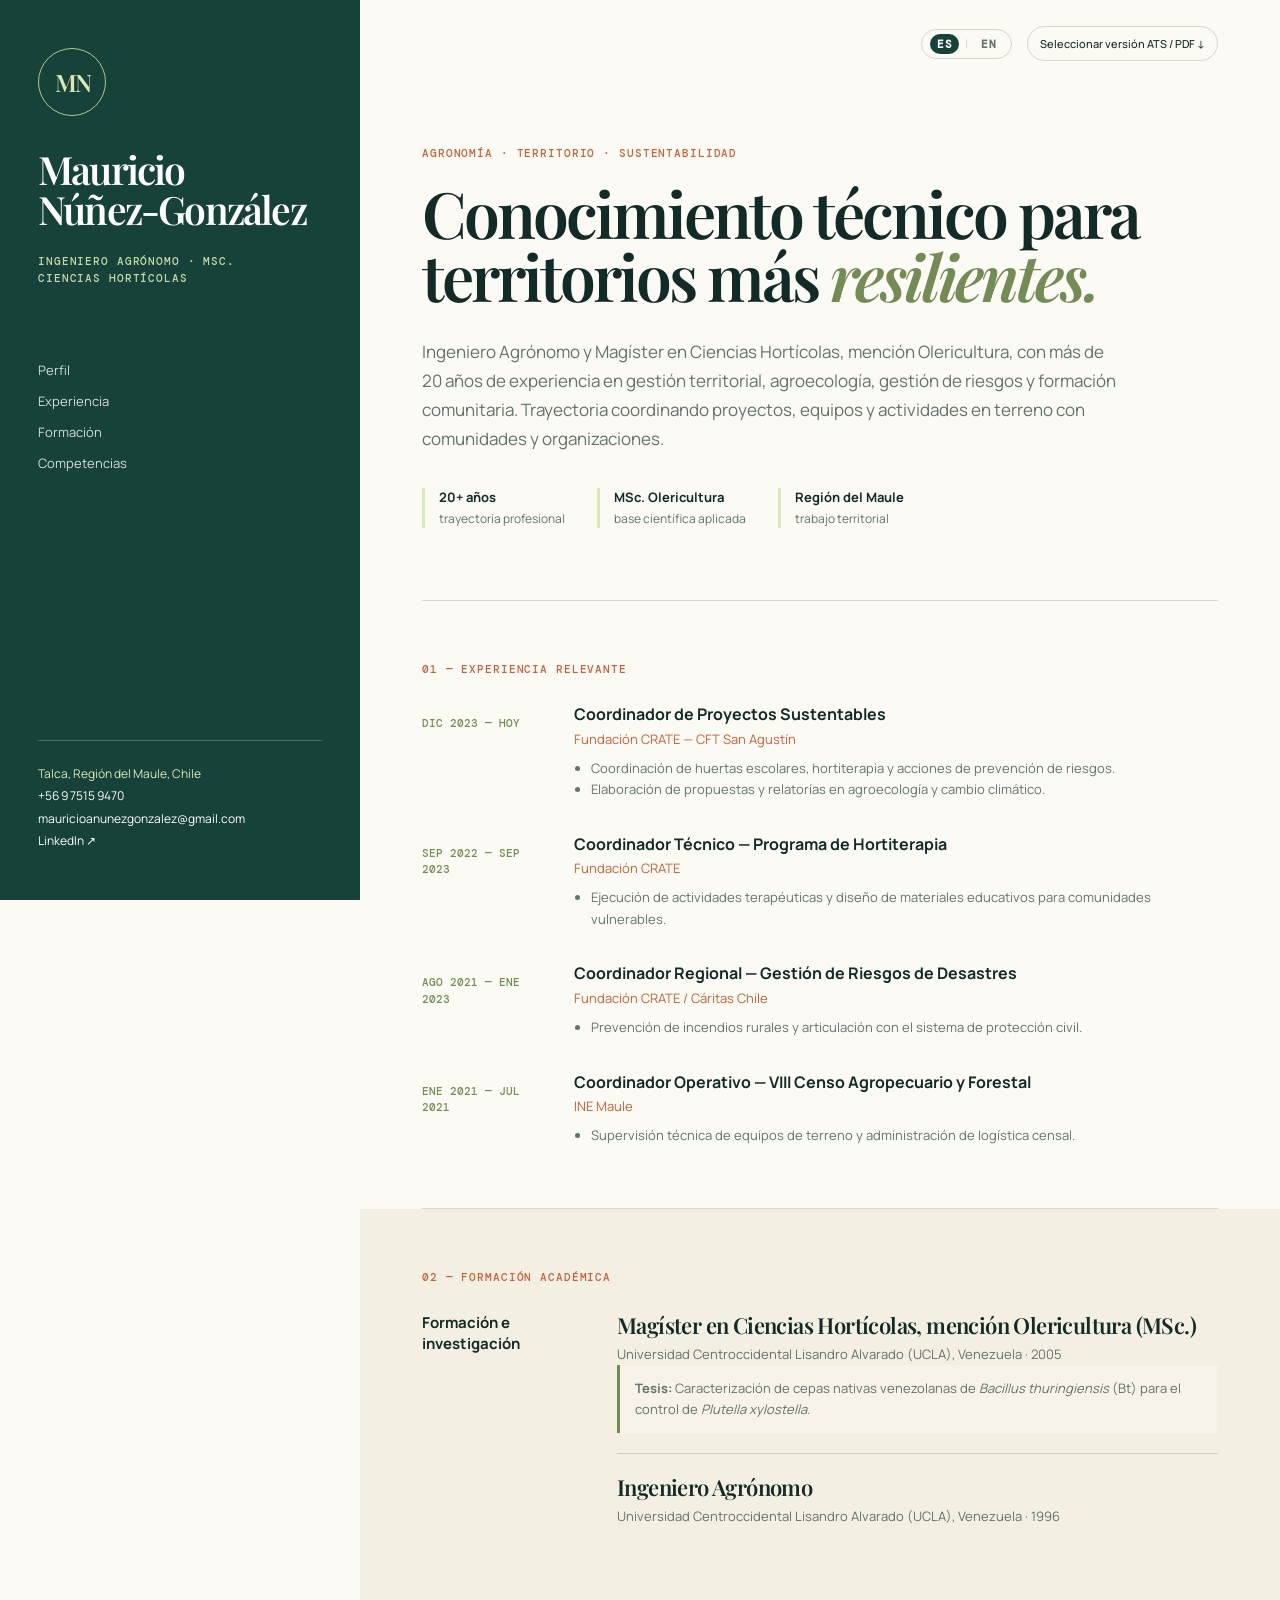
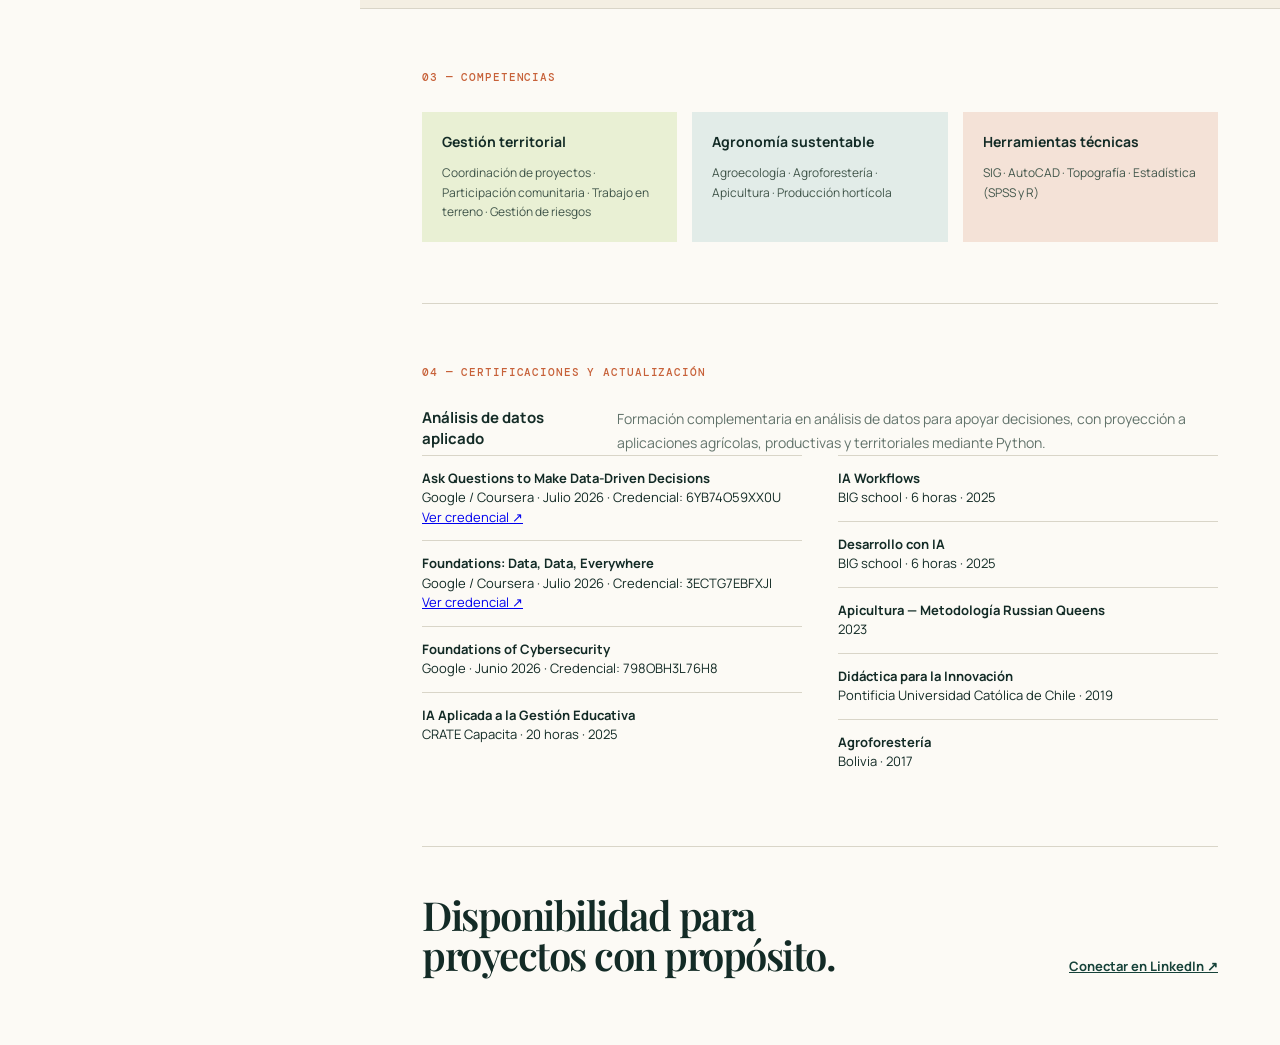
<file: index.html>
﻿<!DOCTYPE html>
<html lang="es">
<head>
  <meta charset="UTF-8">
  <meta name="viewport" content="width=device-width, initial-scale=1.0">
  <meta name="description" content="CV de Mauricio Alejandro Núñez González, Ingeniero Agrónomo y Magíster en Ciencias Hortícolas.">
  <title>Mauricio Núñez-González | Agronomía y sustentabilidad</title>
  <link rel="preconnect" href="https://fonts.googleapis.com">
  <link rel="preconnect" href="https://fonts.gstatic.com" crossorigin>
  <link href="https://fonts.googleapis.com/css2?family=DM+Mono:wght@400;500&family=Manrope:wght@400;500;600;700;800&family=Playfair+Display:ital,wght@0,600;0,700;1,600&display=swap" rel="stylesheet">
  <style>
    :root{--ink:#132b26;--forest:#164239;--moss:#738c55;--lime:#dce8b8;--sand:#f4efe3;--paper:#fcfaf5;--clay:#c76139;--muted:#62736b;--line:#d9d5c8}*{box-sizing:border-box}html{scroll-behavior:smooth}body{margin:0;background:var(--paper);color:var(--ink);font-family:Manrope,Arial,sans-serif}.shell{max-width:1280px;margin:auto;display:grid;grid-template-columns:360px 1fr;min-height:100vh}.side{position:sticky;top:0;height:100vh;background:var(--forest);color:#fff;padding:48px 38px;display:flex;flex-direction:column}.monogram{width:68px;height:68px;border:1px solid #b3c991;border-radius:50%;display:grid;place-items:center;color:#dce8b8;font:600 24px 'Playfair Display',serif;letter-spacing:-2px}.side h1{font:600 39px/1.02 'Playfair Display',serif;letter-spacing:-1.8px;margin:34px 0 12px}.side .role{font:500 11px/1.6 'DM Mono',monospace;text-transform:uppercase;letter-spacing:.08em;color:#c8d8a9;max-width:230px}.side nav{display:grid;gap:13px;margin-top:62px}.side nav a{color:#fff;text-decoration:none;font-size:13px;opacity:.82}.side nav a:hover{opacity:1;color:#dce8b8}.contact{margin-top:auto;border-top:1px solid rgba(255,255,255,.22);padding-top:22px;font-size:12px;line-height:1.85;color:#dce8b8}.contact a{color:#fff;text-decoration:none}.main{padding:0 62px 70px}.top{display:flex;justify-content:flex-end;gap:15px;padding:26px 0;align-items:center}.top button{border:1px solid var(--line);background:transparent;color:var(--ink);padding:9px 12px;border-radius:20px;cursor:pointer;font:500 11px Manrope}.lang-switch{display:flex;align-items:center;gap:6px;border:1px solid var(--line);border-radius:20px;padding:4px 8px;background:var(--paper)}.lang-opt{font:600 11px 'DM Mono',monospace;text-transform:uppercase;letter-spacing:.04em;color:var(--muted);text-decoration:none;padding:3px 7px;border-radius:12px;transition:all .15s}.lang-opt:hover{color:var(--forest);background:var(--lime)}.lang-opt.active{color:#fff;background:var(--forest)}.lang-divider{color:var(--line);font-size:12px}.hero{padding:59px 0 72px;border-bottom:1px solid var(--line)}.kicker{font:500 11px 'DM Mono',monospace;text-transform:uppercase;letter-spacing:.08em;color:var(--clay);margin:0 0 22px}.hero h2{font:600 clamp(42px,5vw,74px)/.98 'Playfair Display',serif;letter-spacing:-3px;margin:0;max-width:730px}.hero h2 em{color:var(--moss);font-weight:600}.lead{max-width:700px;font-size:17px;line-height:1.7;color:var(--muted);margin:31px 0 0}.quick{display:flex;gap:32px;flex-wrap:wrap;margin-top:34px}.quick div{padding-left:14px;border-left:3px solid var(--lime)}.quick strong{display:block;font-size:13px}.quick span{font-size:12px;color:var(--muted)}section{padding:61px 0;border-bottom:1px solid var(--line)}.label{font:500 11px 'DM Mono',monospace;text-transform:uppercase;letter-spacing:.08em;color:var(--clay);margin:0 0 28px}.grid{display:grid;grid-template-columns:170px 1fr;gap:25px}.grid h3{font:700 15px Manrope;margin:0}.grid>div>p{font-size:14px;line-height:1.7;color:var(--muted);margin:0}.experience{display:grid;gap:33px}.item{display:grid;grid-template-columns:132px 1fr;gap:20px}.date{font:500 11px/1.5 'DM Mono',monospace;color:var(--moss)}.item h4{font-size:16px;line-height:1.3;margin:0 0 5px}.org{font-size:13px;color:var(--clay);margin:0 0 10px}.item ul{margin:0;padding-left:17px;color:var(--muted);font-size:13px;line-height:1.65}.education{background:var(--sand);margin:0 -62px;padding:61px 62px}.education .grid{grid-template-columns:170px 1fr}.degree{padding:20px 0;border-top:1px solid #d4cdbd}.degree:first-child{padding-top:0;border-top:0}.degree h4{margin:0 0 6px;font:600 22px/1.2 'Playfair Display',serif;letter-spacing:-.6px}.degree p{margin:0;color:var(--muted);font-size:13px;line-height:1.6}.thesis{margin-top:14px;padding:13px 15px;border-left:3px solid var(--moss);font-size:13px;line-height:1.6;color:#40554a;background:#f8f3e8}.skills{display:grid;grid-template-columns:repeat(3,1fr);gap:15px}.skill{background:#e9f0d4;padding:20px;min-height:130px}.skill:nth-child(2){background:#e2ece8}.skill:nth-child(3){background:#f4e2d7}.skill h4{margin:0 0 12px;font-size:14px}.skill p{margin:0;color:#40554a;font-size:12px;line-height:1.65}.certs{columns:2;gap:36px;padding:0;margin:0;list-style:none}.certs li{break-inside:avoid;border-top:1px solid var(--line);padding:13px 0;font-size:13px;line-height:1.5}.certs b{display:block;font-weight:700}.footer{padding-top:48px;display:flex;justify-content:space-between;align-items:flex-end}.footer h2{font:600 40px/1 'Playfair Display',serif;letter-spacing:-1.5px;margin:0}.footer a{color:var(--forest);font-size:13px;font-weight:700}@media(max-width:850px){.shell{display:block}.side{position:relative;height:auto;padding:30px 25px}.side h1{font-size:33px;margin:20px 0 8px}.side nav{display:none}.contact{margin-top:30px}.main{padding:0 24px 45px}.top{padding:17px 0}.hero{padding:40px 0}.hero h2{letter-spacing:-2px}.grid,.item{grid-template-columns:1fr;gap:13px}.education{margin:0 -24px;padding:48px 24px}.education .grid{grid-template-columns:1fr}.skills{grid-template-columns:1fr}.certs{columns:1}.footer{display:block}.footer a{display:block;margin-top:20px}}.print-btn{position:fixed;right:20px;bottom:20px;padding:11px 15px;border:0;border-radius:6px;background:var(--forest);color:#fff;font-weight:bold;cursor:pointer;z-index:999;font-family:Manrope,Arial,sans-serif;font-size:13px;box-shadow:0 2px 10px #132b2640}.print-btn:hover{background:#1d5b49}@media print{.shell{display:block}.side{position:relative;height:auto;padding:26px}.side nav,.top,.print-btn{display:none}.main{padding:0 38px}.education{margin:0 -38px;padding:38px}.hero{padding:35px 0}section{padding:35px 0}.footer{padding-top:25px}}
  </style>
</head>
<body>
  <div class="shell">
    <aside class="side">
      <div class="monogram">MN</div>
      <h1>Mauricio<br>Núñez-González</h1>
      <p class="role">Ingeniero Agrónomo · MSc. Ciencias Hortícolas</p>
      <nav><a href="#perfil">Perfil</a><a href="#experiencia">Experiencia</a><a href="#formacion">Formación</a><a href="#competencias">Competencias</a></nav>
      <div class="contact">Talca, Región del Maule, Chile<br><a href="tel:+56975159470">+56 9 7515 9470</a><br><a href="mailto:mauricioanunezgonzalez@gmail.com">mauricioanunezgonzalez@gmail.com</a><br><a href="https://www.linkedin.com/in/mauricio-a-nu%C3%B1ez-g-82a64b67" target="_blank" rel="noreferrer">LinkedIn ↗</a></div>
    </aside>
    <main class="main">
      <div class="top">
        <div class="lang-switch">
          <a href="cv-mauricio-sustentabilidad.html" id="lang-es" class="lang-opt">ES</a>
          <span class="lang-divider">|</span>
          <a href="cv-mauricio-sustentabilidad-en.html" id="lang-en" class="lang-opt">EN</a>
        </div>
        <button id="ats-selector" type="button" onclick="window.location.href='cv-mauricio-ats-bilingue.html'">Seleccionar versión ATS / PDF ↓</button>
      </div>
      <header class="hero" id="perfil"><p class="kicker">Agronomía · Territorio · Sustentabilidad</p><h2>Conocimiento técnico para territorios más <em>resilientes.</em></h2><p class="lead">Ingeniero Agrónomo y Magíster en Ciencias Hortícolas, mención Olericultura, con más de 20 años de experiencia en gestión territorial, agroecología, gestión de riesgos y formación comunitaria. Trayectoria coordinando proyectos, equipos y actividades en terreno con comunidades y organizaciones.</p><div class="quick"><div><strong>20+ años</strong><span>trayectoria profesional</span></div><div><strong>MSc. Olericultura</strong><span>base científica aplicada</span></div><div><strong>Región del Maule</strong><span>trabajo territorial</span></div></div></header>
      <section id="experiencia"><p class="label">01 — Experiencia relevante</p><div class="experience"><article class="item"><p class="date">DIC 2023 — HOY</p><div><h4>Coordinador de Proyectos Sustentables</h4><p class="org">Fundación CRATE — CFT San Agustín</p><ul><li>Coordinación de huertas escolares, hortiterapia y acciones de prevención de riesgos.</li><li>Elaboración de propuestas y relatorías en agroecología y cambio climático.</li></ul></div></article><article class="item"><p class="date">SEP 2022 — SEP 2023</p><div><h4>Coordinador Técnico — Programa de Hortiterapia</h4><p class="org">Fundación CRATE</p><ul><li>Ejecución de actividades terapéuticas y diseño de materiales educativos para comunidades vulnerables.</li></ul></div></article><article class="item"><p class="date">AGO 2021 — ENE 2023</p><div><h4>Coordinador Regional — Gestión de Riesgos de Desastres</h4><p class="org">Fundación CRATE / Cáritas Chile</p><ul><li>Prevención de incendios rurales y articulación con el sistema de protección civil.</li></ul></div></article><article class="item"><p class="date">ENE 2021 — JUL 2021</p><div><h4>Coordinador Operativo — VIII Censo Agropecuario y Forestal</h4><p class="org">INE Maule</p><ul><li>Supervisión técnica de equipos de terreno y administración de logística censal.</li></ul></div></article></div></section>
      <section class="education" id="formacion"><p class="label">02 — Formación académica</p><div class="grid"><h3>Formación e investigación</h3><div><article class="degree"><h4>Magíster en Ciencias Hortícolas, mención Olericultura (MSc.)</h4><p>Universidad Centroccidental Lisandro Alvarado (UCLA), Venezuela · 2005</p><p class="thesis"><b>Tesis:</b> Caracterización de cepas nativas venezolanas de <i>Bacillus thuringiensis</i> (Bt) para el control de <i>Plutella xylostella</i>.</p></article><article class="degree"><h4>Ingeniero Agrónomo</h4><p>Universidad Centroccidental Lisandro Alvarado (UCLA), Venezuela · 1996</p></article></div></div></section>
      <section id="competencias"><p class="label">03 — Competencias</p><div class="skills"><div class="skill"><h4>Gestión territorial</h4><p>Coordinación de proyectos · Participación comunitaria · Trabajo en terreno · Gestión de riesgos</p></div><div class="skill"><h4>Agronomía sustentable</h4><p>Agroecología · Agroforestería · Apicultura · Producción hortícola</p></div><div class="skill"><h4>Herramientas técnicas</h4><p>SIG · AutoCAD · Topografía · Estadística (SPSS y R)</p></div></div></section>
      <section><p class="label">04 — Certificaciones y actualización</p><div class="grid"><h3>Análisis de datos aplicado</h3><div><p>Formación complementaria en análisis de datos para apoyar decisiones, con proyección a aplicaciones agrícolas, productivas y territoriales mediante Python.</p></div></div><ul class="certs"><li><b>Ask Questions to Make Data-Driven Decisions</b>Google / Coursera · Julio 2026 · Credencial: 6YB74O59XX0U<br><a href="https://www.coursera.org/account/accomplishments/records/6YB74O59XX0U" target="_blank" rel="noreferrer">Ver credencial ↗</a></li><li><b>Foundations: Data, Data, Everywhere</b>Google / Coursera · Julio 2026 · Credencial: 3ECTG7EBFXJI<br><a href="https://www.coursera.org/account/accomplishments/records/3ECTG7EBFXJI" target="_blank" rel="noreferrer">Ver credencial ↗</a></li><li><b>Foundations of Cybersecurity</b>Google · Junio 2026 · Credencial: 798OBH3L76H8</li><li><b>IA Aplicada a la Gestión Educativa</b>CRATE Capacita · 20 horas · 2025</li><li><b>IA Workflows</b>BIG school · 6 horas · 2025</li><li><b>Desarrollo con IA</b>BIG school · 6 horas · 2025</li><li><b>Apicultura — Metodología Russian Queens</b>2023</li><li><b>Didáctica para la Innovación</b>Pontificia Universidad Católica de Chile · 2019</li><li><b>Agroforestería</b>Bolivia · 2017</li></ul></section>
      <footer class="footer"><h2>Disponibilidad para<br>proyectos con propósito.</h2><a href="https://www.linkedin.com/in/mauricio-a-nu%C3%B1ez-g-82a64b67" target="_blank" rel="noreferrer">Conectar en LinkedIn ↗</a></footer>
    </main>
  </div>
  <script type="module" src="script.js"></script>
</body>
</html>
</file>
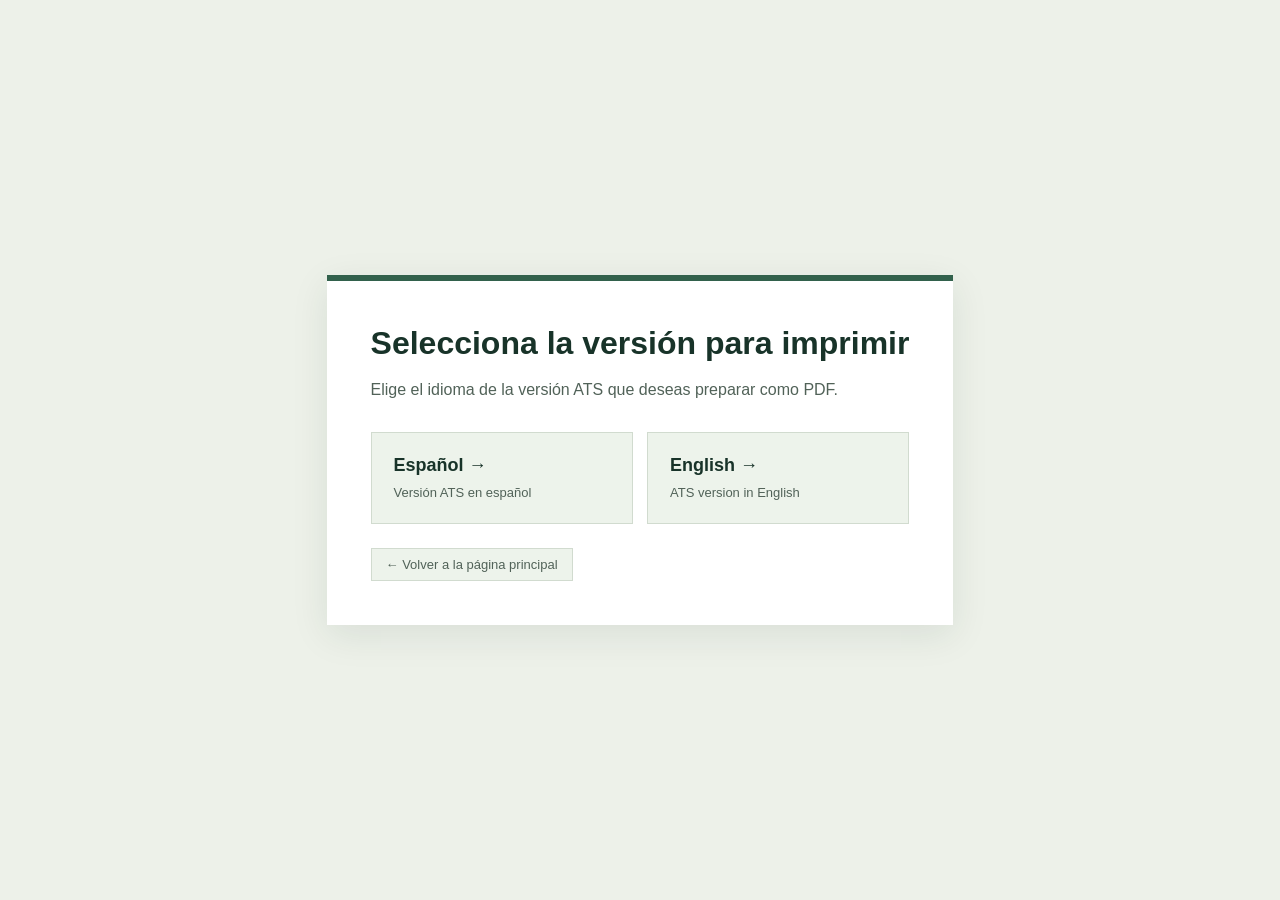
<file: cv-mauricio-ats-bilingue.html>
<!doctype html>
<html lang="es">
<head>
  <meta charset="utf-8"><meta name="viewport" content="width=device-width,initial-scale=1">
  <title>CV ATS | Seleccionar idioma</title>
  <style>body{margin:0;min-height:100vh;display:grid;place-items:center;background:#edf1e9;color:#183329;font-family:Arial,sans-serif}.card{max-width:680px;margin:25px;padding:44px;background:#fff;border-top:6px solid #32614c;box-shadow:0 10px 35px #18332918}h1{font-size:32px;margin:0 0 12px}p{color:#516258;line-height:1.55}.options{display:grid;grid-template-columns:1fr 1fr;gap:14px;margin-top:30px}.option{padding:22px;text-decoration:none;color:#183329;background:#edf3eb;border:1px solid #d1dbcf}.option:hover{background:#dbe9d4}.option strong{display:block;font-size:18px;margin-bottom:7px}.option span{font-size:13px;color:#516258}.back{display:inline-block;margin-top:24px;color:#516258;font-size:13px;text-decoration:none;border:1px solid #d1dbcf;padding:8px 14px;background:#edf3eb}.back:hover{background:#dbe9d4}@media(max-width:540px){.card{padding:28px}.options{grid-template-columns:1fr}}</style>
</head>
<body>
  <main class="card">
    <h1>Selecciona la versión para imprimir</h1>
    <p>Elige el idioma de la versión ATS que deseas preparar como PDF.</p>
    <div class="options">
      <a class="option" href="cv-mauricio-ats.html"><strong>Español →</strong><span>Versión ATS en español</span></a>
      <a class="option" href="cv-mauricio-ats-en.html"><strong>English →</strong><span>ATS version in English</span></a>
    </div>
    <a class="back" href="index.html">&larr; Volver a la página principal</a>
  </main>
</body>
</html>
</file>
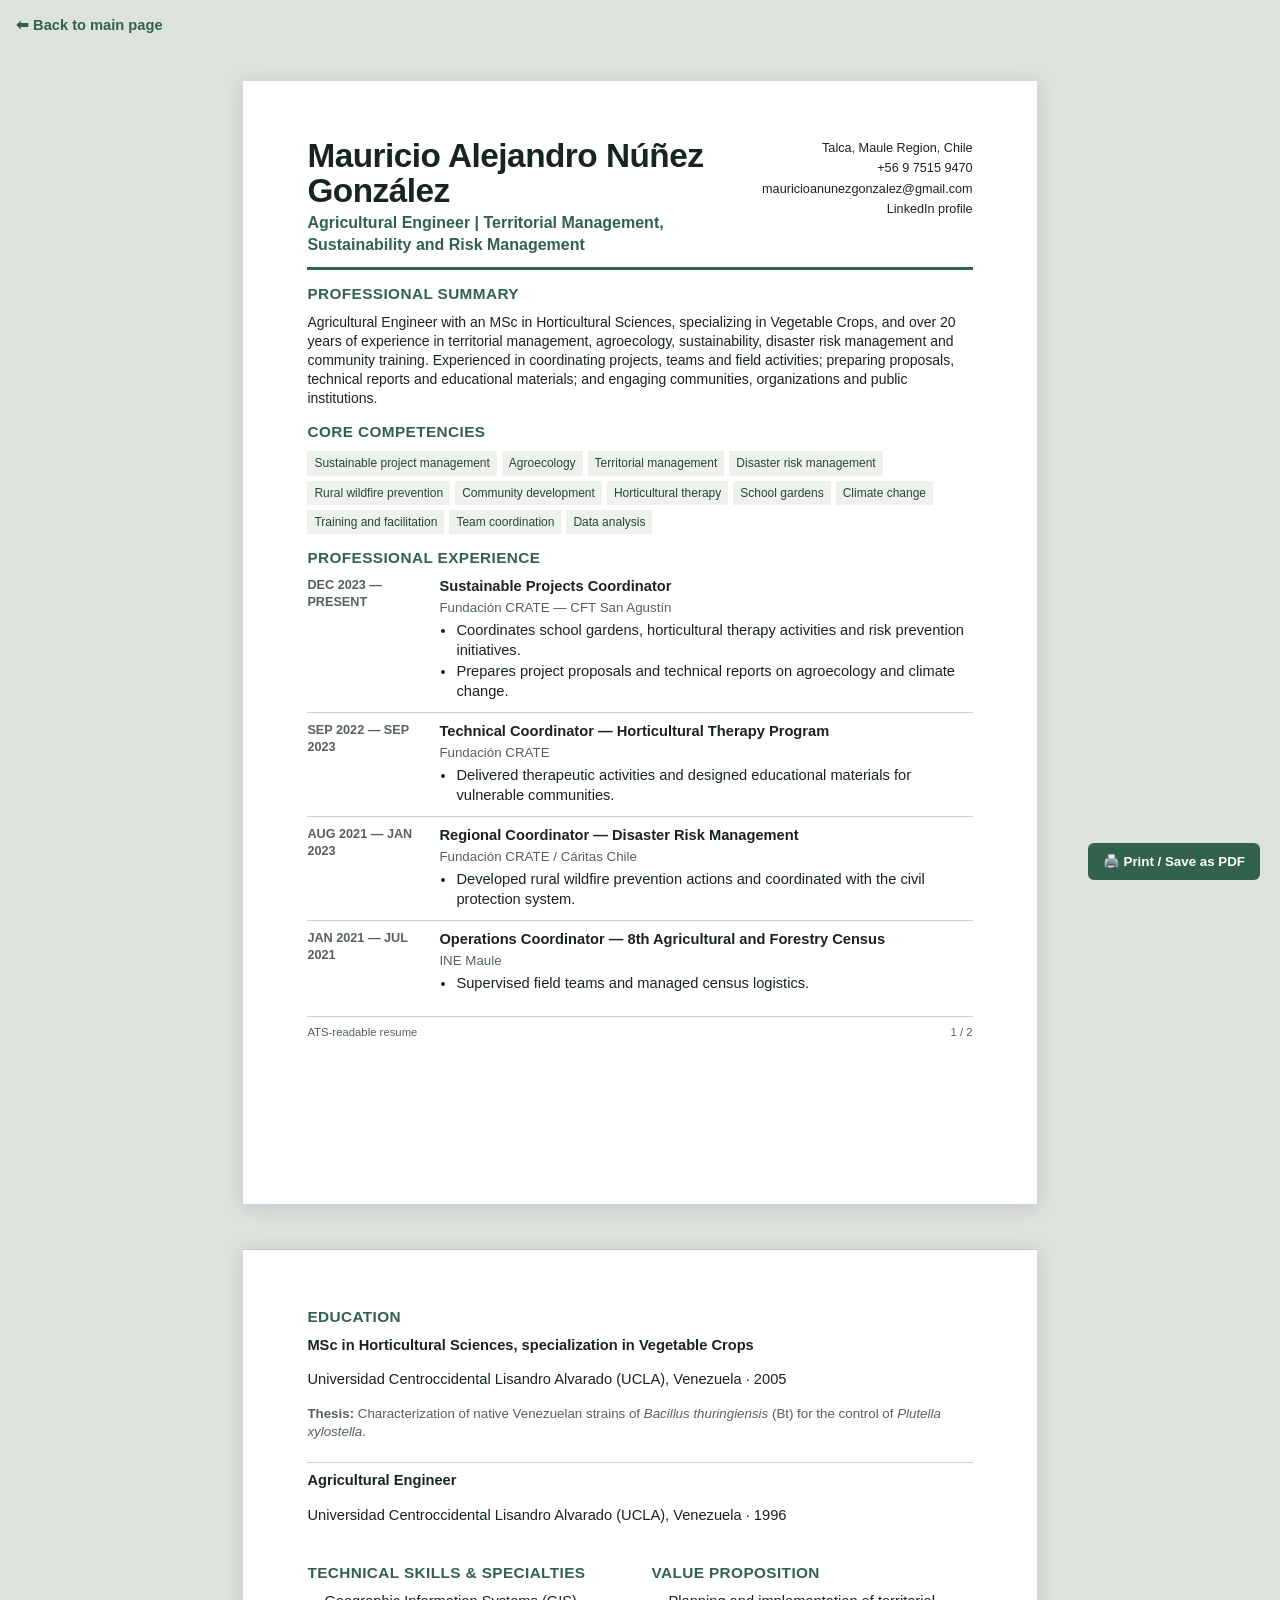
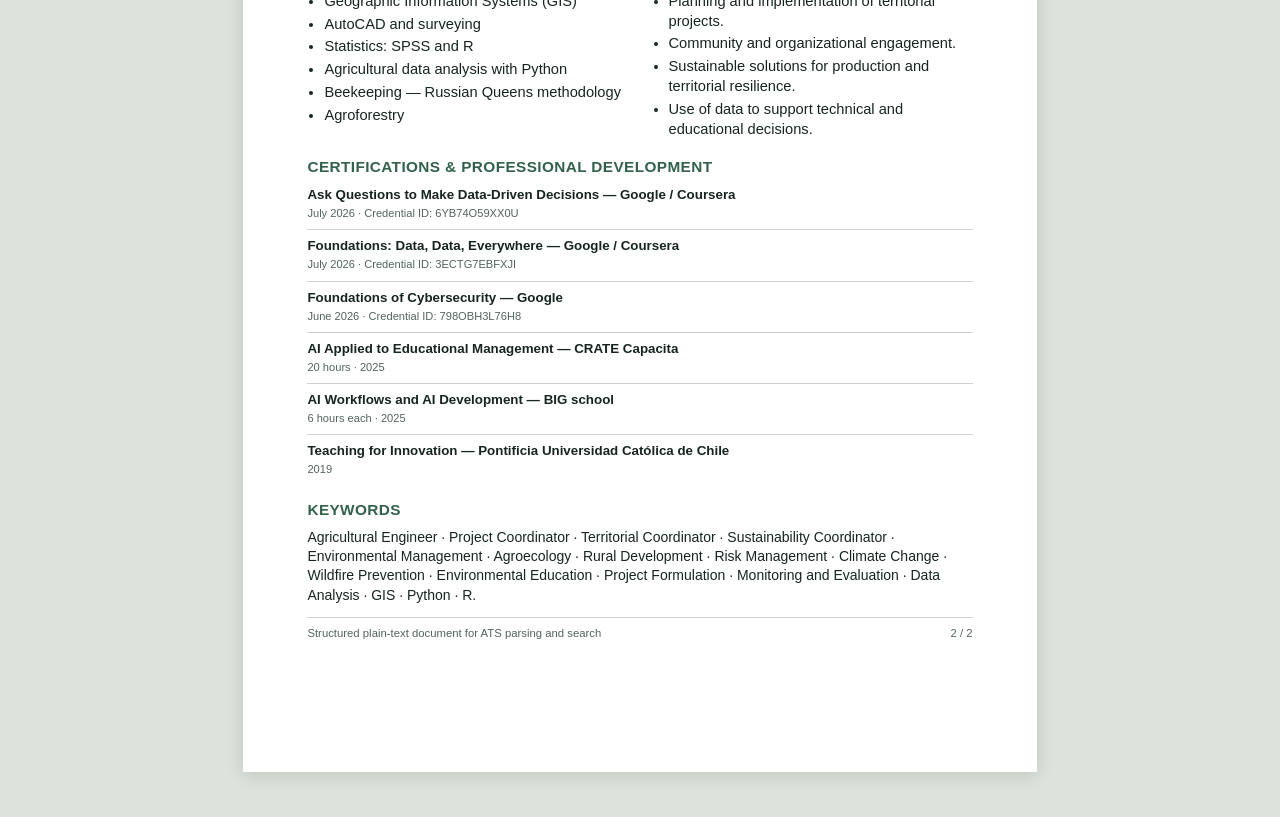
<file: cv-mauricio-ats-en.html>
<!doctype html>
<html lang="en">
<head>
  <meta charset="utf-8"><meta name="viewport" content="width=device-width,initial-scale=1">
  <title>Resume ATS | Mauricio Alejandro Núñez González</title>
  <style>
    :root{--ink:#17251f;--accent:#32614c;--muted:#53635c;--line:#cbd2ca;--soft:#edf3eb}*{box-sizing:border-box}body{margin:0;background:#dce2dc;color:var(--ink);font-family:Arial,Helvetica,sans-serif;font-size:11pt;line-height:1.36}.page{width:210mm;min-height:297mm;margin:12mm auto;background:#fff;padding:15mm 17mm;box-shadow:0 3px 18px #0002}.page+.page{margin-top:0;border-top:1px solid #c3cbc4}.header{border-bottom:3px solid var(--accent);padding-bottom:12px;margin-bottom:13px}.header-top{display:flex;justify-content:space-between;gap:20px;align-items:flex-start}h1{font-size:25pt;line-height:1.05;letter-spacing:-.5px;margin:0 0 4px}h2{font-size:11.5pt;margin:0 0 8px;text-transform:uppercase;letter-spacing:.4px;color:var(--accent)}h3{font-size:11pt;margin:0 0 2px}.title{font-size:12pt;font-weight:bold;color:var(--accent);margin:0}.contact{font-size:9.5pt;line-height:1.6;text-align:right}.contact a{color:inherit;text-decoration:none}.summary{margin:0 0 14px;font-size:10.5pt}.section{margin-top:14px}.section p{margin:0}.tags{display:flex;flex-wrap:wrap;gap:5px}.tag{padding:4px 7px;background:var(--soft);font-size:9pt;color:#284535}.job{display:grid;grid-template-columns:118px 1fr;gap:14px;padding:9px 0;border-top:1px solid var(--line)}.job:first-of-type{border-top:0;padding-top:0}.date{font-size:9.5pt;font-weight:bold;color:var(--muted)}.org{margin:1px 0 4px;color:var(--muted);font-size:10pt}.job ul{margin:4px 0 0;padding-left:17px}.job li{margin:1px 0}.edu{padding:8px 0;border-top:1px solid var(--line)}.edu:first-of-type{border-top:0;padding-top:0}.thesis{font-size:10pt;margin-top:4px!important;color:var(--muted)}.two{display:grid;grid-template-columns:1fr 1fr;gap:23px}.list{margin:0;padding-left:17px}.list li{margin:3px 0}.certificate{padding:7px 0;border-top:1px solid var(--line);font-size:10pt}.certificate:first-of-type{border-top:0;padding-top:0}.certificate small{color:var(--muted)}.footer{margin-top:12px;padding-top:8px;border-top:1px solid var(--line);font-size:8.5pt;color:var(--muted);display:flex;justify-content:space-between}.print{position:fixed;right:20px;bottom:20px;padding:11px 15px;border:0;border-radius:6px;background:var(--accent);color:#fff;font-weight:bold;cursor:pointer}@page{size:A4;margin:0}@media print{body{background:#fff;font-size:9.25pt;line-height:1.23}.page{width:210mm;min-height:297mm;margin:0;padding:11mm 14mm;box-shadow:none;page-break-after:always;break-after:page}.page:last-of-type{page-break-after:auto;break-after:auto}.header{padding-bottom:8px;margin-bottom:9px}h1{font-size:22pt}h2{font-size:10.5pt;margin-bottom:5px}.summary{margin-bottom:9px;font-size:9.5pt}.section{margin-top:9px}.job{padding:6px 0;gap:10px;grid-template-columns:105px 1fr}.job ul{margin-top:2px}.two{gap:18px}.edu,.certificate{padding:5px 0}.tag{padding:2px 5px;font-size:8.3pt}.footer{margin-top:8px}.print{display:none}}
  </style>
</head>
<body>
  <a href="index.html" style="display:inline-block;margin:16px 16px 0;color:var(--accent);text-decoration:none;font-weight:700;">⬅ Back to main page</a>
  <button class="print" type="button" id="print-btn">🖨️ Print / Save as PDF</button>
  <article class="page"><header class="header"><div class="header-top"><div><h1>Mauricio Alejandro Núñez González</h1><p class="title">Agricultural Engineer | Territorial Management, Sustainability and Risk Management</p></div><div class="contact">Talca, Maule Region, Chile<br><a href="tel:+56975159470">+56 9 7515 9470</a><br><a href="mailto:mauricioanunezgonzalez@gmail.com">mauricioanunezgonzalez@gmail.com</a><br><a href="https://www.linkedin.com/in/mauricio-a-nu%C3%B1ez-g-82a64b67">LinkedIn profile</a></div></div></header><section class="section"><h2>Professional Summary</h2><p class="summary">Agricultural Engineer with an MSc in Horticultural Sciences, specializing in Vegetable Crops, and over 20 years of experience in territorial management, agroecology, sustainability, disaster risk management and community training. Experienced in coordinating projects, teams and field activities; preparing proposals, technical reports and educational materials; and engaging communities, organizations and public institutions.</p></section><section class="section"><h2>Core Competencies</h2><div class="tags"><span class="tag">Sustainable project management</span><span class="tag">Agroecology</span><span class="tag">Territorial management</span><span class="tag">Disaster risk management</span><span class="tag">Rural wildfire prevention</span><span class="tag">Community development</span><span class="tag">Horticultural therapy</span><span class="tag">School gardens</span><span class="tag">Climate change</span><span class="tag">Training and facilitation</span><span class="tag">Team coordination</span><span class="tag">Data analysis</span></div></section><section class="section"><h2>Professional Experience</h2><article class="job"><div class="date">DEC 2023 — PRESENT</div><div><h3>Sustainable Projects Coordinator</h3><p class="org">Fundación CRATE — CFT San Agustín</p><ul><li>Coordinates school gardens, horticultural therapy activities and risk prevention initiatives.</li><li>Prepares project proposals and technical reports on agroecology and climate change.</li></ul></div></article><article class="job"><div class="date">SEP 2022 — SEP 2023</div><div><h3>Technical Coordinator — Horticultural Therapy Program</h3><p class="org">Fundación CRATE</p><ul><li>Delivered therapeutic activities and designed educational materials for vulnerable communities.</li></ul></div></article><article class="job"><div class="date">AUG 2021 — JAN 2023</div><div><h3>Regional Coordinator — Disaster Risk Management</h3><p class="org">Fundación CRATE / Cáritas Chile</p><ul><li>Developed rural wildfire prevention actions and coordinated with the civil protection system.</li></ul></div></article><article class="job"><div class="date">JAN 2021 — JUL 2021</div><div><h3>Operations Coordinator — 8th Agricultural and Forestry Census</h3><p class="org">INE Maule</p><ul><li>Supervised field teams and managed census logistics.</li></ul></div></article></section><footer class="footer"><span>ATS-readable resume</span><span>1 / 2</span></footer></article>
  <article class="page"><section><h2>Education</h2><article class="edu"><h3>MSc in Horticultural Sciences, specialization in Vegetable Crops</h3><p>Universidad Centroccidental Lisandro Alvarado (UCLA), Venezuela · 2005</p><p class="thesis"><b>Thesis:</b> Characterization of native Venezuelan strains of <i>Bacillus thuringiensis</i> (Bt) for the control of <i>Plutella xylostella</i>.</p></article><article class="edu"><h3>Agricultural Engineer</h3><p>Universidad Centroccidental Lisandro Alvarado (UCLA), Venezuela · 1996</p></article></section><section class="section two"><div><h2>Technical Skills & Specialties</h2><ul class="list"><li>Geographic Information Systems (GIS)</li><li>AutoCAD and surveying</li><li>Statistics: SPSS and R</li><li>Agricultural data analysis with Python</li><li>Beekeeping — Russian Queens methodology</li><li>Agroforestry</li></ul></div><div><h2>Value Proposition</h2><ul class="list"><li>Planning and implementation of territorial projects.</li><li>Community and organizational engagement.</li><li>Sustainable solutions for production and territorial resilience.</li><li>Use of data to support technical and educational decisions.</li></ul></div></section><section class="section"><h2>Certifications & Professional Development</h2><article class="certificate"><b>Ask Questions to Make Data-Driven Decisions — Google / Coursera</b><br><small>July 2026 · Credential ID: 6YB74O59XX0U</small></article><article class="certificate"><b>Foundations: Data, Data, Everywhere — Google / Coursera</b><br><small>July 2026 · Credential ID: 3ECTG7EBFXJI</small></article><article class="certificate"><b>Foundations of Cybersecurity — Google</b><br><small>June 2026 · Credential ID: 798OBH3L76H8</small></article><article class="certificate"><b>AI Applied to Educational Management — CRATE Capacita</b><br><small>20 hours · 2025</small></article><article class="certificate"><b>AI Workflows and AI Development — BIG school</b><br><small>6 hours each · 2025</small></article><article class="certificate"><b>Teaching for Innovation — Pontificia Universidad Católica de Chile</b><br><small>2019</small></article></section><section class="section"><h2>Keywords</h2><p class="summary">Agricultural Engineer · Project Coordinator · Territorial Coordinator · Sustainability Coordinator · Environmental Management · Agroecology · Rural Development · Risk Management · Climate Change · Wildfire Prevention · Environmental Education · Project Formulation · Monitoring and Evaluation · Data Analysis · GIS · Python · R.</p></section><footer class="footer"><span>Structured plain-text document for ATS parsing and search</span><span>2 / 2</span></footer></article>
<script>
  const printBtn = document.getElementById('print-btn');

  printBtn?.addEventListener('click', function() {
    window.print();
  });

  window.addEventListener('afterprint', function() {
    setTimeout(function() {
      window.location.href = 'index.html';
    }, 250);
  });
</script>
</body>
</html>
</file>
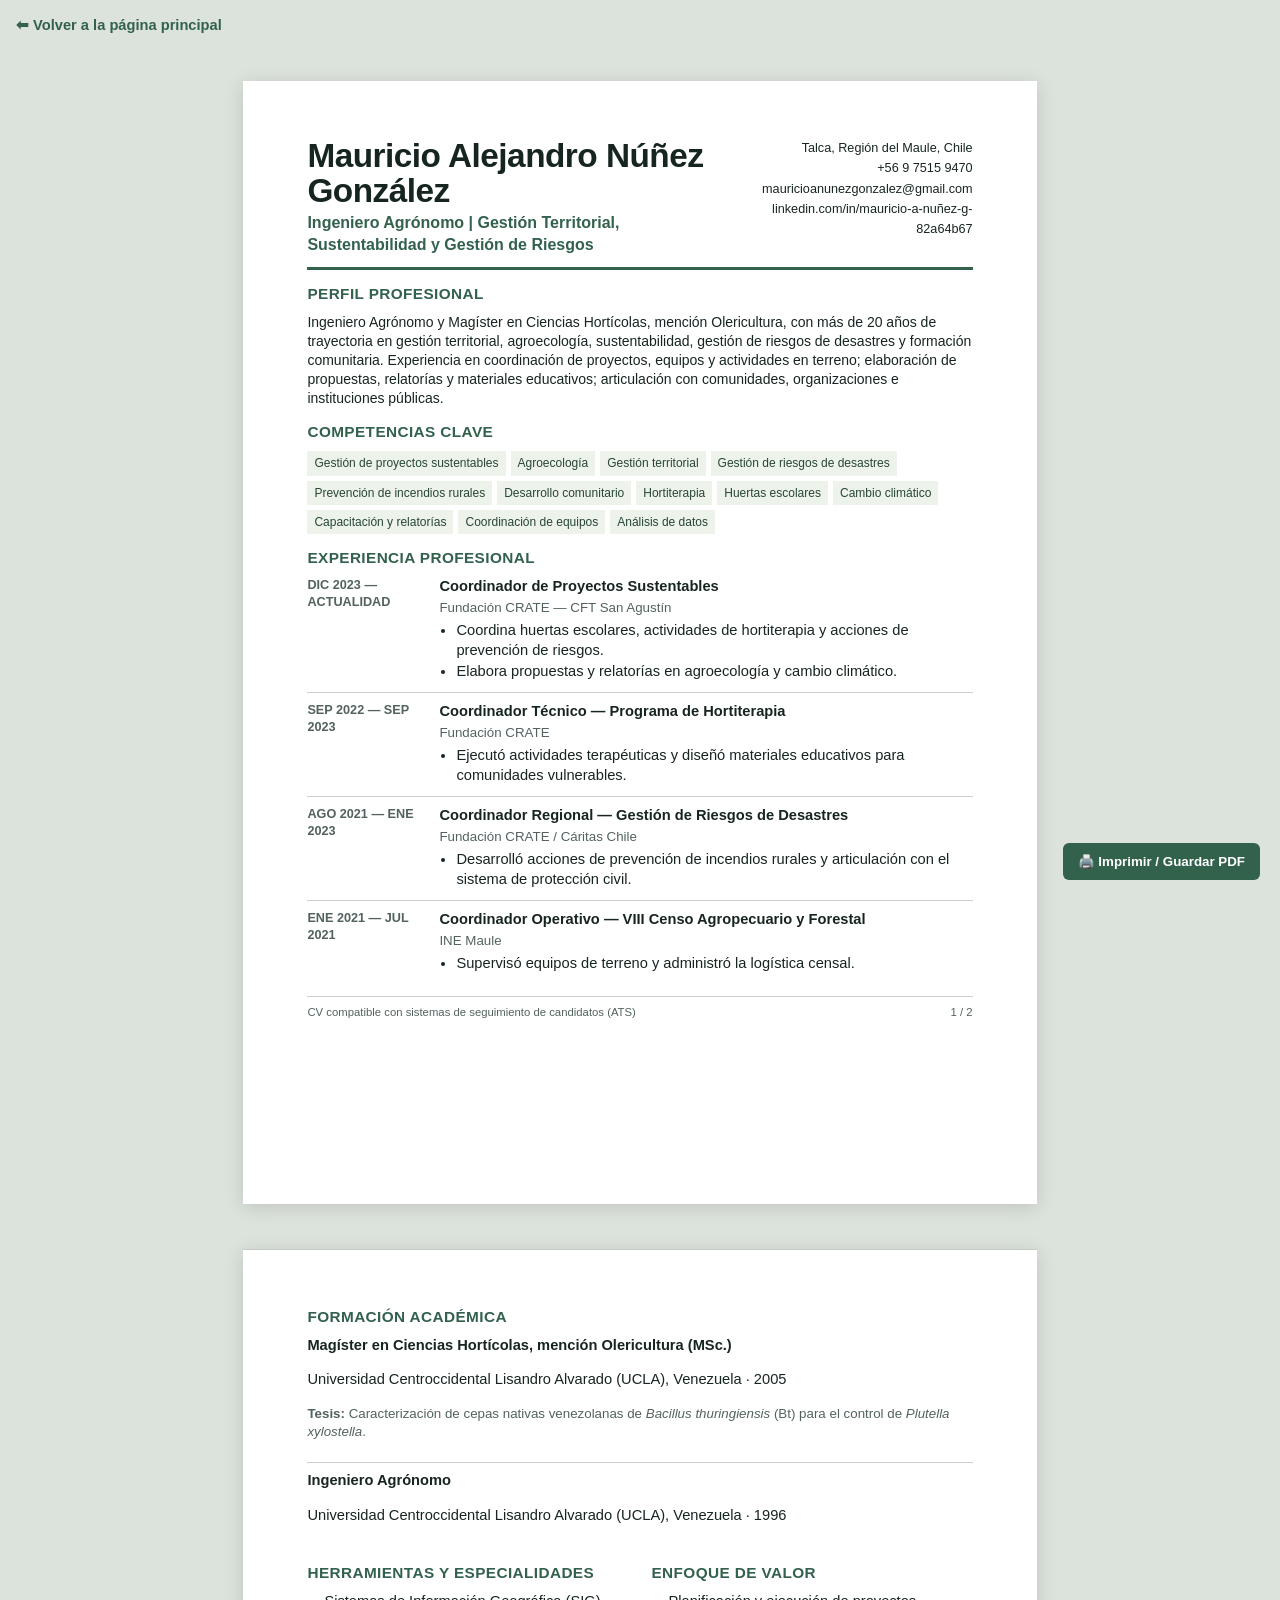
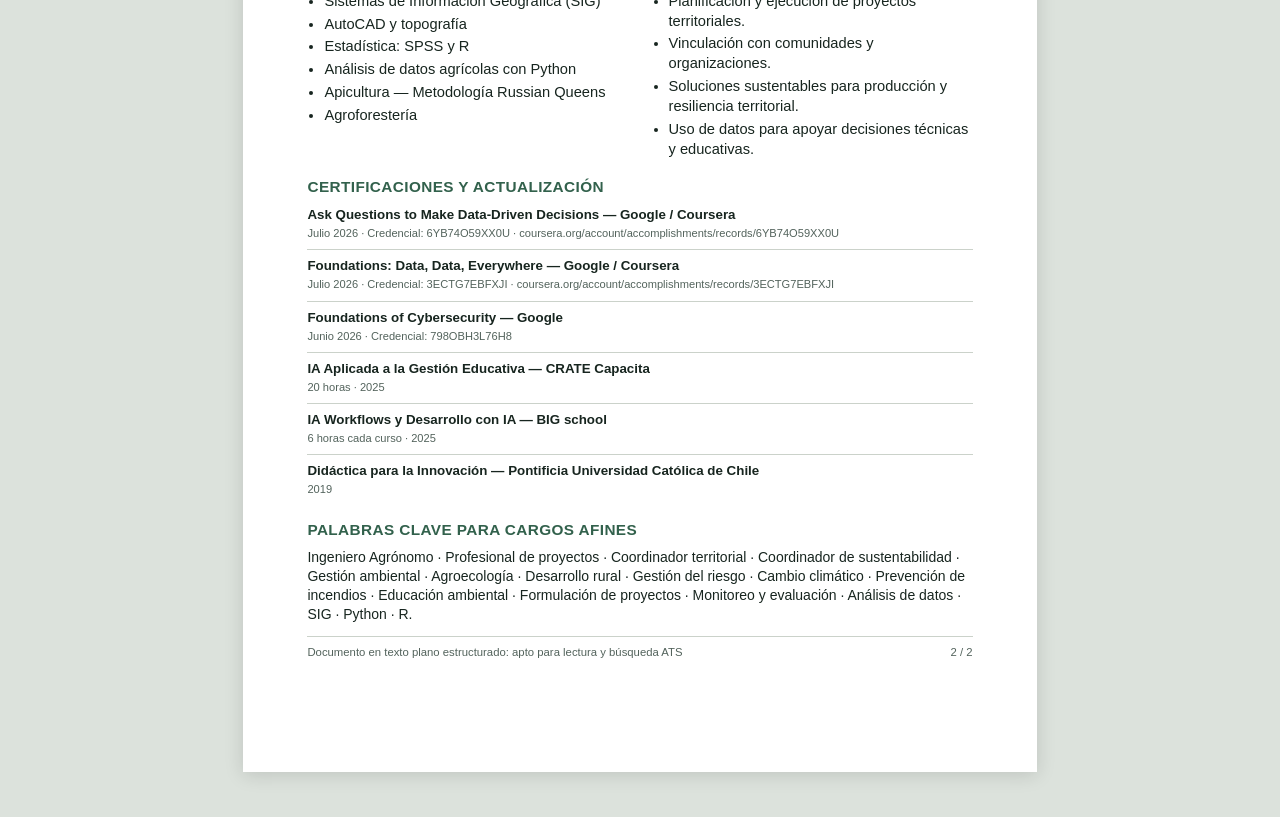
<file: cv-mauricio-ats.html>
<!doctype html>
<html lang="es">
<head>
  <meta charset="utf-8">
  <meta name="viewport" content="width=device-width,initial-scale=1">
  <title>CV ATS | Mauricio Alejandro Núñez González</title>
  <style>
    :root{--ink:#17251f;--accent:#32614c;--muted:#53635c;--line:#cbd2ca;--soft:#edf3eb}*{box-sizing:border-box}body{margin:0;background:#dce2dc;color:var(--ink);font-family:Arial,Helvetica,sans-serif;font-size:11pt;line-height:1.36}.page{width:210mm;min-height:297mm;margin:12mm auto;background:#fff;padding:15mm 17mm;box-shadow:0 3px 18px #0002}.page+ .page{margin-top:0;border-top:1px solid #c3cbc4}.header{border-bottom:3px solid var(--accent);padding-bottom:12px;margin-bottom:13px}.header-top{display:flex;justify-content:space-between;gap:20px;align-items:flex-start}h1{font-size:25pt;line-height:1.05;letter-spacing:-.5px;margin:0 0 4px}h2{font-size:11.5pt;margin:0 0 8px;text-transform:uppercase;letter-spacing:.4px;color:var(--accent)}h3{font-size:11pt;margin:0 0 2px}.title{font-size:12pt;font-weight:bold;color:var(--accent);margin:0}.contact{font-size:9.5pt;line-height:1.6;text-align:right}.contact a{color:inherit;text-decoration:none}.summary{margin:0 0 14px;font-size:10.5pt}.section{margin-top:14px}.section p{margin:0}.tags{display:flex;flex-wrap:wrap;gap:5px}.tag{padding:4px 7px;background:var(--soft);font-size:9pt;color:#284535}.job{display:grid;grid-template-columns:118px 1fr;gap:14px;padding:9px 0;border-top:1px solid var(--line)}.job:first-of-type{border-top:0;padding-top:0}.date{font-size:9.5pt;font-weight:bold;color:var(--muted)}.org{margin:1px 0 4px;color:var(--muted);font-size:10pt}.job ul{margin:4px 0 0;padding-left:17px}.job li{margin:1px 0}.edu{padding:8px 0;border-top:1px solid var(--line)}.edu:first-of-type{border-top:0;padding-top:0}.thesis{font-size:10pt;margin-top:4px!important;color:var(--muted)}.two{display:grid;grid-template-columns:1fr 1fr;gap:23px}.list{margin:0;padding-left:17px}.list li{margin:3px 0}.certificate{padding:7px 0;border-top:1px solid var(--line);font-size:10pt}.certificate:first-of-type{border-top:0;padding-top:0}.certificate small{color:var(--muted)}.footer{margin-top:12px;padding-top:8px;border-top:1px solid var(--line);font-size:8.5pt;color:var(--muted);display:flex;justify-content:space-between}.print{position:fixed;right:20px;bottom:20px;padding:11px 15px;border:0;border-radius:6px;background:var(--accent);color:white;font-weight:bold;cursor:pointer}@page{size:A4;margin:0}@media print{body{background:#fff;font-size:9.25pt;line-height:1.23}.page{width:210mm;min-height:297mm;margin:0;padding:11mm 14mm;box-shadow:none;page-break-after:always;break-after:page}.page:last-of-type{page-break-after:auto;break-after:auto}.header{padding-bottom:8px;margin-bottom:9px}h1{font-size:22pt}h2{font-size:10.5pt;margin-bottom:5px}.summary{margin-bottom:9px;font-size:9.5pt}.section{margin-top:9px}.job{padding:6px 0;gap:10px;grid-template-columns:105px 1fr}.job ul{margin-top:2px}.two{gap:18px}.edu,.certificate{padding:5px 0}.tag{padding:2px 5px;font-size:8.3pt}.footer{margin-top:8px}.print{display:none}}
  </style>
</head>
<body>
  <a href="index.html" style="display:inline-block;margin:16px 16px 0;color:var(--accent);text-decoration:none;font-weight:700;">⬅ Volver a la página principal</a>
  <button class="print" type="button" id="print-btn">🖨️ Imprimir / Guardar PDF</button>
  <article class="page">
    <header class="header">
      <div class="header-top"><div><h1>Mauricio Alejandro Núñez González</h1><p class="title">Ingeniero Agrónomo | Gestión Territorial, Sustentabilidad y Gestión de Riesgos</p></div><div class="contact">Talca, Región del Maule, Chile<br><a href="tel:+56975159470">+56 9 7515 9470</a><br><a href="mailto:mauricioanunezgonzalez@gmail.com">mauricioanunezgonzalez@gmail.com</a><br><a href="https://www.linkedin.com/in/mauricio-a-nu%C3%B1ez-g-82a64b67">linkedin.com/in/mauricio-a-nuñez-g-82a64b67</a></div></div>
    </header>
    <section class="section"><h2>Perfil profesional</h2><p class="summary">Ingeniero Agrónomo y Magíster en Ciencias Hortícolas, mención Olericultura, con más de 20 años de trayectoria en gestión territorial, agroecología, sustentabilidad, gestión de riesgos de desastres y formación comunitaria. Experiencia en coordinación de proyectos, equipos y actividades en terreno; elaboración de propuestas, relatorías y materiales educativos; articulación con comunidades, organizaciones e instituciones públicas.</p></section>
    <section class="section"><h2>Competencias clave</h2><div class="tags"><span class="tag">Gestión de proyectos sustentables</span><span class="tag">Agroecología</span><span class="tag">Gestión territorial</span><span class="tag">Gestión de riesgos de desastres</span><span class="tag">Prevención de incendios rurales</span><span class="tag">Desarrollo comunitario</span><span class="tag">Hortiterapia</span><span class="tag">Huertas escolares</span><span class="tag">Cambio climático</span><span class="tag">Capacitación y relatorías</span><span class="tag">Coordinación de equipos</span><span class="tag">Análisis de datos</span></div></section>
    <section class="section"><h2>Experiencia profesional</h2>
      <article class="job"><div class="date">DIC 2023 — ACTUALIDAD</div><div><h3>Coordinador de Proyectos Sustentables</h3><p class="org">Fundación CRATE — CFT San Agustín</p><ul><li>Coordina huertas escolares, actividades de hortiterapia y acciones de prevención de riesgos.</li><li>Elabora propuestas y relatorías en agroecología y cambio climático.</li></ul></div></article>
      <article class="job"><div class="date">SEP 2022 — SEP 2023</div><div><h3>Coordinador Técnico — Programa de Hortiterapia</h3><p class="org">Fundación CRATE</p><ul><li>Ejecutó actividades terapéuticas y diseñó materiales educativos para comunidades vulnerables.</li></ul></div></article>
      <article class="job"><div class="date">AGO 2021 — ENE 2023</div><div><h3>Coordinador Regional — Gestión de Riesgos de Desastres</h3><p class="org">Fundación CRATE / Cáritas Chile</p><ul><li>Desarrolló acciones de prevención de incendios rurales y articulación con el sistema de protección civil.</li></ul></div></article>
      <article class="job"><div class="date">ENE 2021 — JUL 2021</div><div><h3>Coordinador Operativo — VIII Censo Agropecuario y Forestal</h3><p class="org">INE Maule</p><ul><li>Supervisó equipos de terreno y administró la logística censal.</li></ul></div></article>
    </section>
    <footer class="footer"><span>CV compatible con sistemas de seguimiento de candidatos (ATS)</span><span>1 / 2</span></footer>
  </article>
  <article class="page">
    <section><h2>Formación académica</h2><article class="edu"><h3>Magíster en Ciencias Hortícolas, mención Olericultura (MSc.)</h3><p>Universidad Centroccidental Lisandro Alvarado (UCLA), Venezuela · 2005</p><p class="thesis"><b>Tesis:</b> Caracterización de cepas nativas venezolanas de <i>Bacillus thuringiensis</i> (Bt) para el control de <i>Plutella xylostella</i>.</p></article><article class="edu"><h3>Ingeniero Agrónomo</h3><p>Universidad Centroccidental Lisandro Alvarado (UCLA), Venezuela · 1996</p></article></section>
    <section class="section two"><div><h2>Herramientas y especialidades</h2><ul class="list"><li>Sistemas de Información Geográfica (SIG)</li><li>AutoCAD y topografía</li><li>Estadística: SPSS y R</li><li>Análisis de datos agrícolas con Python</li><li>Apicultura — Metodología Russian Queens</li><li>Agroforestería</li></ul></div><div><h2>Enfoque de valor</h2><ul class="list"><li>Planificación y ejecución de proyectos territoriales.</li><li>Vinculación con comunidades y organizaciones.</li><li>Soluciones sustentables para producción y resiliencia territorial.</li><li>Uso de datos para apoyar decisiones técnicas y educativas.</li></ul></div></section>
    <section class="section"><h2>Certificaciones y actualización</h2><article class="certificate"><b>Ask Questions to Make Data-Driven Decisions — Google / Coursera</b><br><small>Julio 2026 · Credencial: 6YB74O59XX0U · coursera.org/account/accomplishments/records/6YB74O59XX0U</small></article><article class="certificate"><b>Foundations: Data, Data, Everywhere — Google / Coursera</b><br><small>Julio 2026 · Credencial: 3ECTG7EBFXJI · coursera.org/account/accomplishments/records/3ECTG7EBFXJI</small></article><article class="certificate"><b>Foundations of Cybersecurity — Google</b><br><small>Junio 2026 · Credencial: 798OBH3L76H8</small></article><article class="certificate"><b>IA Aplicada a la Gestión Educativa — CRATE Capacita</b><br><small>20 horas · 2025</small></article><article class="certificate"><b>IA Workflows y Desarrollo con IA — BIG school</b><br><small>6 horas cada curso · 2025</small></article><article class="certificate"><b>Didáctica para la Innovación — Pontificia Universidad Católica de Chile</b><br><small>2019</small></article></section>
    <section class="section"><h2>Palabras clave para cargos afines</h2><p class="summary">Ingeniero Agrónomo · Profesional de proyectos · Coordinador territorial · Coordinador de sustentabilidad · Gestión ambiental · Agroecología · Desarrollo rural · Gestión del riesgo · Cambio climático · Prevención de incendios · Educación ambiental · Formulación de proyectos · Monitoreo y evaluación · Análisis de datos · SIG · Python · R.</p></section>
    <footer class="footer"><span>Documento en texto plano estructurado: apto para lectura y búsqueda ATS</span><span>2 / 2</span></footer>
  </article>
<script>
  const printBtn = document.getElementById('print-btn');

  printBtn?.addEventListener('click', function() {
    window.print();
  });

  window.addEventListener('afterprint', function() {
    setTimeout(function() {
      window.location.href = 'index.html';
    }, 250);
  });
</script>
</body>
</html>
</file>
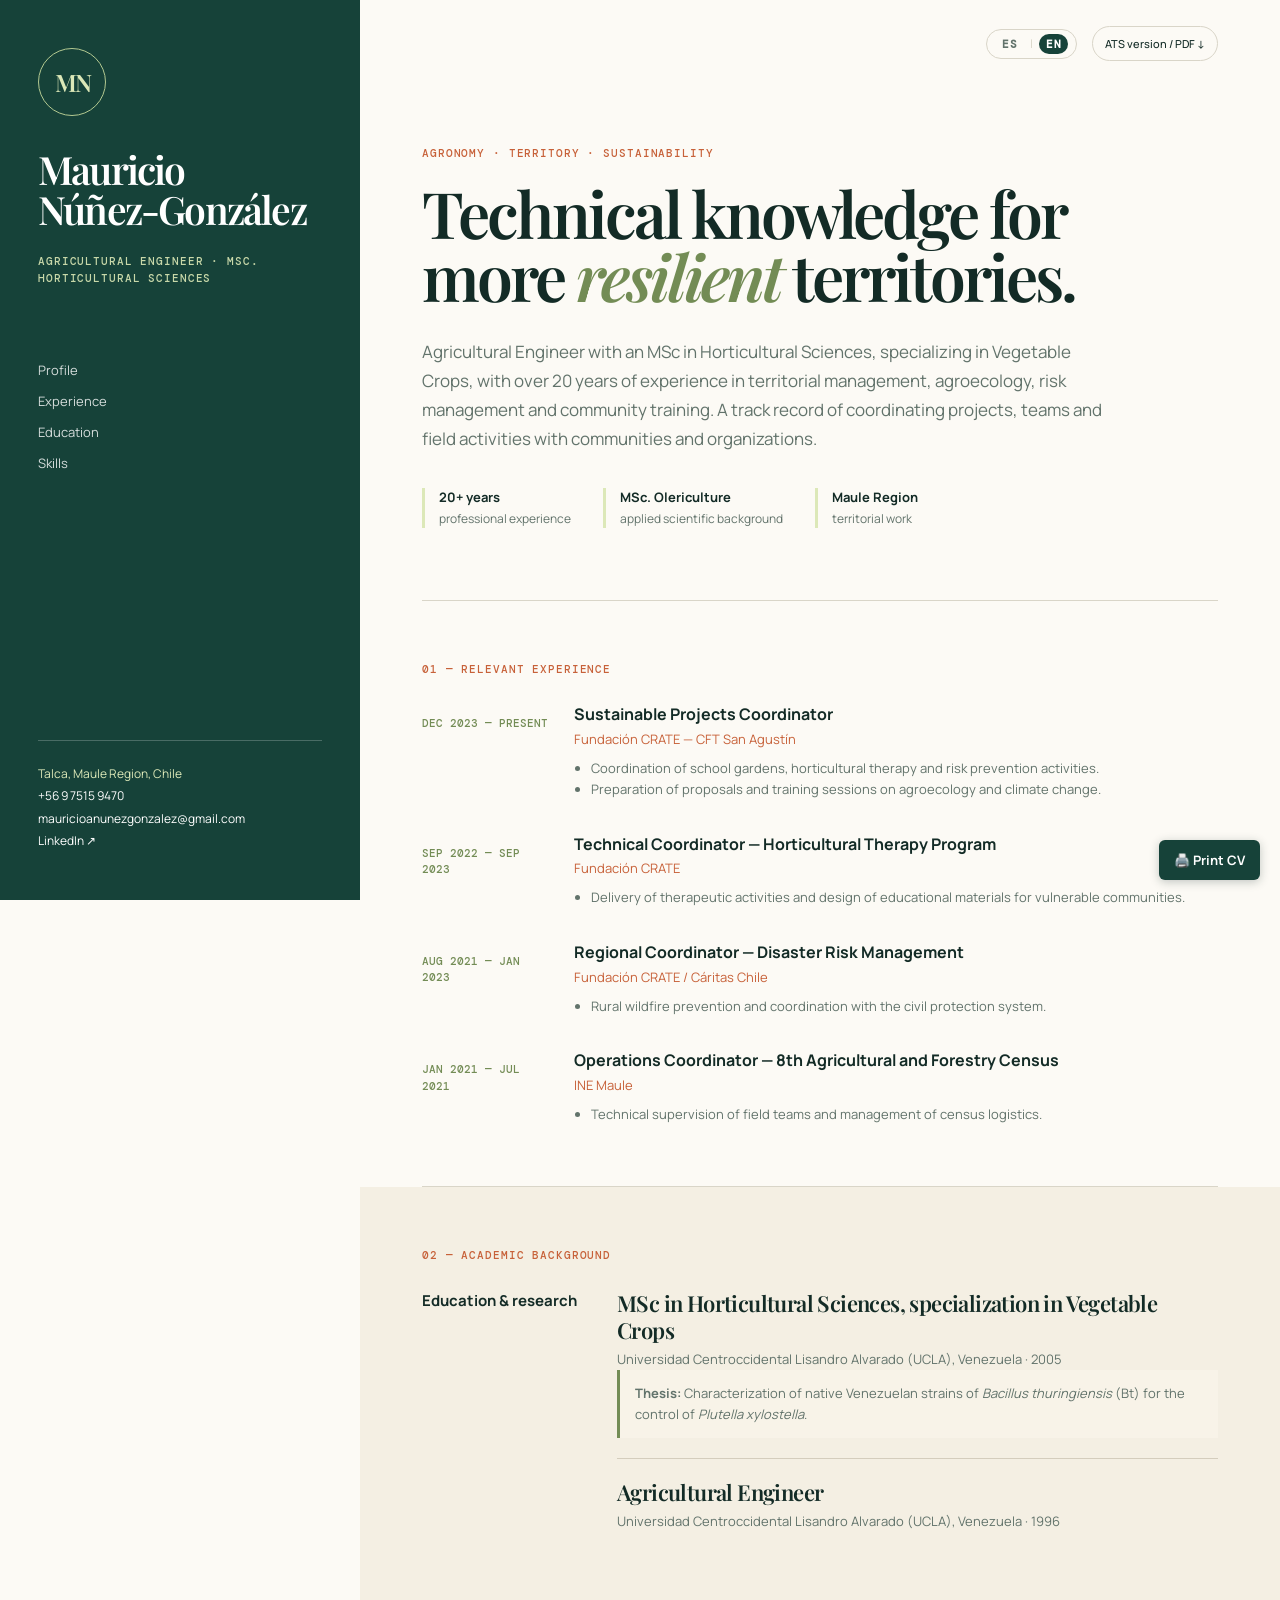
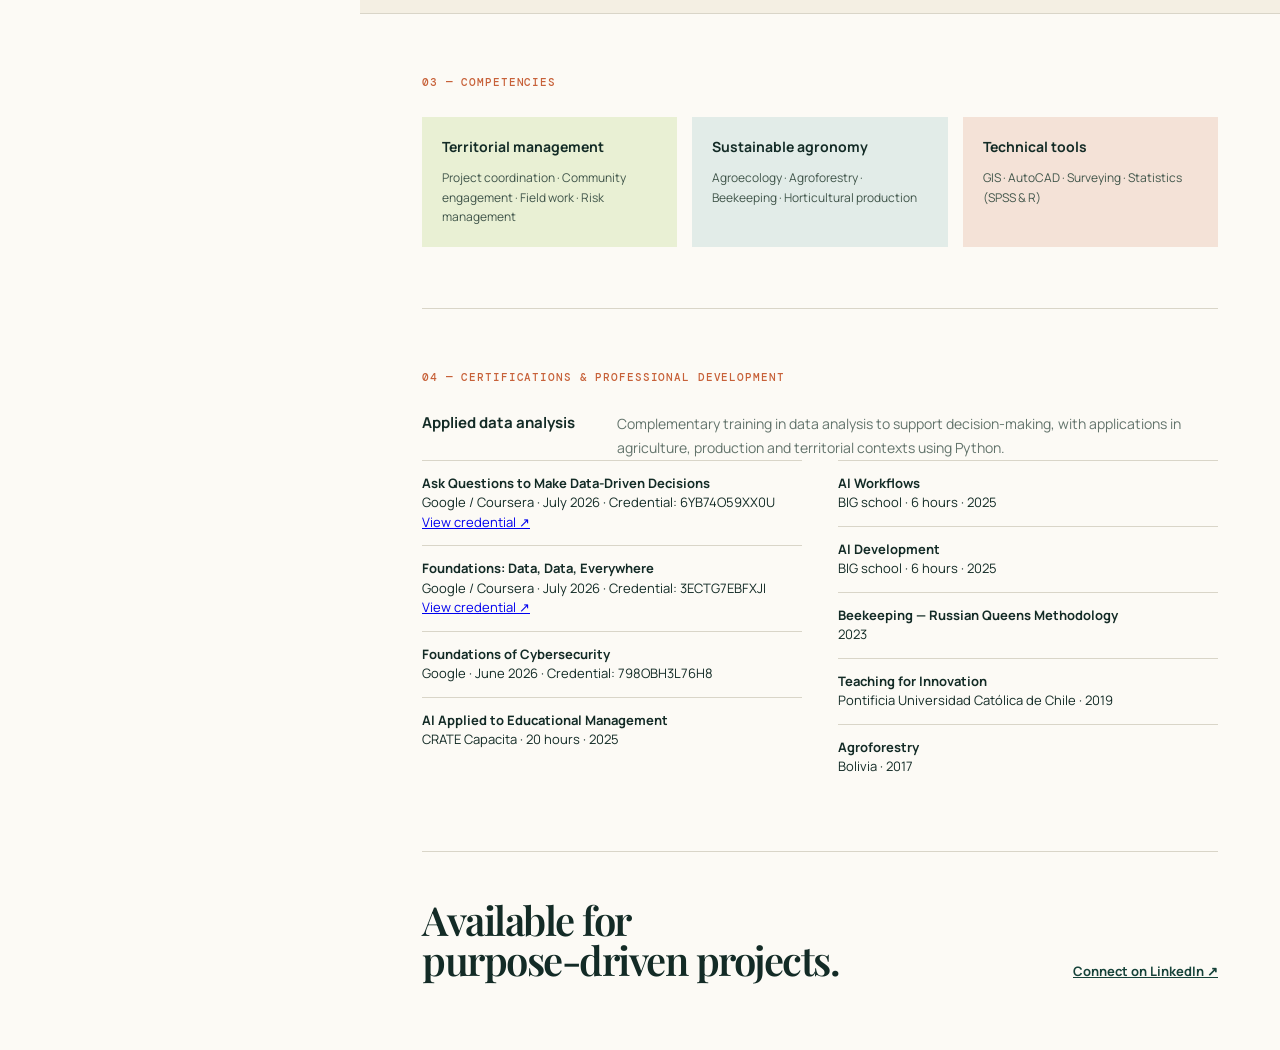
<file: cv-mauricio-sustentabilidad-en.html>
<!DOCTYPE html>
<html lang="en">
<head>
  <meta charset="UTF-8">
  <meta name="viewport" content="width=device-width, initial-scale=1.0">
  <meta name="description" content="CV of Mauricio Alejandro Núñez González, Agricultural Engineer and MSc in Horticultural Sciences.">
  <title>Mauricio Núñez-González | Agronomy & Sustainability</title>
  <link rel="preconnect" href="https://fonts.googleapis.com">
  <link rel="preconnect" href="https://fonts.gstatic.com" crossorigin>
  <link href="https://fonts.googleapis.com/css2?family=DM+Mono:wght@400;500&family=Manrope:wght@400;500;600;700;800&family=Playfair+Display:ital,wght@0,600;0,700;1,600&display=swap" rel="stylesheet">
  <style>
    :root{--ink:#132b26;--forest:#164239;--moss:#738c55;--lime:#dce8b8;--sand:#f4efe3;--paper:#fcfaf5;--clay:#c76139;--muted:#62736b;--line:#d9d5c8}*{box-sizing:border-box}html{scroll-behavior:smooth}body{margin:0;background:var(--paper);color:var(--ink);font-family:Manrope,Arial,sans-serif}.shell{max-width:1280px;margin:auto;display:grid;grid-template-columns:360px 1fr;min-height:100vh}.side{position:sticky;top:0;height:100vh;background:var(--forest);color:#fff;padding:48px 38px;display:flex;flex-direction:column}.monogram{width:68px;height:68px;border:1px solid #b3c991;border-radius:50%;display:grid;place-items:center;color:#dce8b8;font:600 24px 'Playfair Display',serif;letter-spacing:-2px}.side h1{font:600 39px/1.02 'Playfair Display',serif;letter-spacing:-1.8px;margin:34px 0 12px}.side .role{font:500 11px/1.6 'DM Mono',monospace;text-transform:uppercase;letter-spacing:.08em;color:#c8d8a9;max-width:230px}.side nav{display:grid;gap:13px;margin-top:62px}.side nav a{color:#fff;text-decoration:none;font-size:13px;opacity:.82}.side nav a:hover{opacity:1;color:#dce8b8}.contact{margin-top:auto;border-top:1px solid rgba(255,255,255,.22);padding-top:22px;font-size:12px;line-height:1.85;color:#dce8b8}.contact a{color:#fff;text-decoration:none}.main{padding:0 62px 70px}.top{display:flex;justify-content:flex-end;gap:15px;padding:26px 0;align-items:center}.top button{border:1px solid var(--line);background:transparent;color:var(--ink);padding:9px 12px;border-radius:20px;cursor:pointer;font:500 11px Manrope}.lang-switch{display:flex;align-items:center;gap:6px;border:1px solid var(--line);border-radius:20px;padding:4px 8px;background:var(--paper)}.lang-opt{font:600 11px 'DM Mono',monospace;text-transform:uppercase;letter-spacing:.04em;color:var(--muted);text-decoration:none;padding:3px 7px;border-radius:12px;transition:all .15s}.lang-opt:hover{color:var(--forest);background:var(--lime)}.lang-opt.active{color:#fff;background:var(--forest)}.lang-divider{color:var(--line);font-size:12px}.hero{padding:59px 0 72px;border-bottom:1px solid var(--line)}.kicker{font:500 11px 'DM Mono',monospace;text-transform:uppercase;letter-spacing:.08em;color:var(--clay);margin:0 0 22px}.hero h2{font:600 clamp(42px,5vw,74px)/.98 'Playfair Display',serif;letter-spacing:-3px;margin:0;max-width:730px}.hero h2 em{color:var(--moss);font-weight:600}.lead{max-width:700px;font-size:17px;line-height:1.7;color:var(--muted);margin:31px 0 0}.quick{display:flex;gap:32px;flex-wrap:wrap;margin-top:34px}.quick div{padding-left:14px;border-left:3px solid var(--lime)}.quick strong{display:block;font-size:13px}.quick span{font-size:12px;color:var(--muted)}section{padding:61px 0;border-bottom:1px solid var(--line)}.label{font:500 11px 'DM Mono',monospace;text-transform:uppercase;letter-spacing:.08em;color:var(--clay);margin:0 0 28px}.grid{display:grid;grid-template-columns:170px 1fr;gap:25px}.grid h3{font:700 15px Manrope;margin:0}.grid>div>p{font-size:14px;line-height:1.7;color:var(--muted);margin:0}.experience{display:grid;gap:33px}.item{display:grid;grid-template-columns:132px 1fr;gap:20px}.date{font:500 11px/1.5 'DM Mono',monospace;color:var(--moss)}.item h4{font-size:16px;line-height:1.3;margin:0 0 5px}.org{font-size:13px;color:var(--clay);margin:0 0 10px}.item ul{margin:0;padding-left:17px;color:var(--muted);font-size:13px;line-height:1.65}.education{background:var(--sand);margin:0 -62px;padding:61px 62px}.education .grid{grid-template-columns:170px 1fr}.degree{padding:20px 0;border-top:1px solid #d4cdbd}.degree:first-child{padding-top:0;border-top:0}.degree h4{margin:0 0 6px;font:600 22px/1.2 'Playfair Display',serif;letter-spacing:-.6px}.degree p{margin:0;color:var(--muted);font-size:13px;line-height:1.6}.thesis{margin-top:14px;padding:13px 15px;border-left:3px solid var(--moss);font-size:13px;line-height:1.6;color:#40554a;background:#f8f3e8}.skills{display:grid;grid-template-columns:repeat(3,1fr);gap:15px}.skill{background:#e9f0d4;padding:20px;min-height:130px}.skill:nth-child(2){background:#e2ece8}.skill:nth-child(3){background:#f4e2d7}.skill h4{margin:0 0 12px;font-size:14px}.skill p{margin:0;color:#40554a;font-size:12px;line-height:1.65}.certs{columns:2;gap:36px;padding:0;margin:0;list-style:none}.certs li{break-inside:avoid;border-top:1px solid var(--line);padding:13px 0;font-size:13px;line-height:1.5}.certs b{display:block;font-weight:700}.footer{padding-top:48px;display:flex;justify-content:space-between;align-items:flex-end}.footer h2{font:600 40px/1 'Playfair Display',serif;letter-spacing:-1.5px;margin:0}.footer a{color:var(--forest);font-size:13px;font-weight:700}.print-btn{position:fixed;right:20px;bottom:20px;padding:11px 15px;border:0;border-radius:6px;background:var(--forest);color:#fff;font-weight:bold;cursor:pointer;z-index:999;font-family:Manrope,Arial,sans-serif;font-size:13px;box-shadow:0 2px 10px #132b2640}.print-btn:hover{background:#1d5b49}@media(max-width:850px){.shell{display:block}.side{position:relative;height:auto;padding:30px 25px}.side h1{font-size:33px;margin:20px 0 8px}.side nav{display:none}.contact{margin-top:30px}.main{padding:0 24px 45px}.top{padding:17px 0}.hero{padding:40px 0}.hero h2{letter-spacing:-2px}.grid,.item{grid-template-columns:1fr;gap:13px}.education{margin:0 -24px;padding:48px 24px}.education .grid{grid-template-columns:1fr}.skills{grid-template-columns:1fr}.certs{columns:1}.footer{display:block}.footer a{display:block;margin-top:20px}}@media print{.shell{display:block}.side{position:relative;height:auto;padding:26px}.side nav,.top,.print-btn{display:none}.main{padding:0 38px}.education{margin:0 -38px;padding:38px}.hero{padding:35px 0}section{padding:35px 0}.footer{padding-top:25px}}
  </style>
</head>
<body>
  <button id="print-cv" class="print-btn" type="button">🖨️ Print CV</button>
  <div class="shell">
    <aside class="side">
      <div class="monogram">MN</div>
      <h1>Mauricio<br>Núñez-González</h1>
      <p class="role">Agricultural Engineer · MSc. Horticultural Sciences</p>
      <nav><a href="#profile">Profile</a><a href="#experience">Experience</a><a href="#education">Education</a><a href="#skills">Skills</a></nav>
      <div class="contact">Talca, Maule Region, Chile<br><a href="tel:+56975159470">+56 9 7515 9470</a><br><a href="mailto:mauricioanunezgonzalez@gmail.com">mauricioanunezgonzalez@gmail.com</a><br><a href="https://www.linkedin.com/in/mauricio-a-nu%C3%B1ez-g-82a64b67" target="_blank" rel="noreferrer">LinkedIn ↗</a></div>
    </aside>
    <main class="main">
      <div class="top">
        <div class="lang-switch">
          <a href="index.html" id="lang-es" class="lang-opt">ES</a>
          <span class="lang-divider">|</span>
          <a href="cv-mauricio-sustentabilidad-en.html" id="lang-en" class="lang-opt">EN</a>
        </div>
        <button id="ats-selector" type="button" onclick="window.open(&quot;cv-mauricio-ats-bilingue.html&quot;, &quot;_blank&quot;)">ATS version / PDF ↓</button>
      </div>
      <header class="hero" id="profile"><p class="kicker">Agronomy · Territory · Sustainability</p><h2>Technical knowledge for more <em>resilient</em> territories.</h2><p class="lead">Agricultural Engineer with an MSc in Horticultural Sciences, specializing in Vegetable Crops, with over 20 years of experience in territorial management, agroecology, risk management and community training. A track record of coordinating projects, teams and field activities with communities and organizations.</p><div class="quick"><div><strong>20+ years</strong><span>professional experience</span></div><div><strong>MSc. Olericulture</strong><span>applied scientific background</span></div><div><strong>Maule Region</strong><span>territorial work</span></div></div></header>
      <section id="experience"><p class="label">01 — Relevant experience</p><div class="experience"><article class="item"><p class="date">DEC 2023 — PRESENT</p><div><h4>Sustainable Projects Coordinator</h4><p class="org">Fundación CRATE — CFT San Agustín</p><ul><li>Coordination of school gardens, horticultural therapy and risk prevention activities.</li><li>Preparation of proposals and training sessions on agroecology and climate change.</li></ul></div></article><article class="item"><p class="date">SEP 2022 — SEP 2023</p><div><h4>Technical Coordinator — Horticultural Therapy Program</h4><p class="org">Fundación CRATE</p><ul><li>Delivery of therapeutic activities and design of educational materials for vulnerable communities.</li></ul></div></article><article class="item"><p class="date">AUG 2021 — JAN 2023</p><div><h4>Regional Coordinator — Disaster Risk Management</h4><p class="org">Fundación CRATE / Cáritas Chile</p><ul><li>Rural wildfire prevention and coordination with the civil protection system.</li></ul></div></article><article class="item"><p class="date">JAN 2021 — JUL 2021</p><div><h4>Operations Coordinator — 8th Agricultural and Forestry Census</h4><p class="org">INE Maule</p><ul><li>Technical supervision of field teams and management of census logistics.</li></ul></div></article></div></section>
      <section class="education" id="education"><p class="label">02 — Academic background</p><div class="grid"><h3>Education & research</h3><div><article class="degree"><h4>MSc in Horticultural Sciences, specialization in Vegetable Crops</h4><p>Universidad Centroccidental Lisandro Alvarado (UCLA), Venezuela · 2005</p><p class="thesis"><b>Thesis:</b> Characterization of native Venezuelan strains of <i>Bacillus thuringiensis</i> (Bt) for the control of <i>Plutella xylostella</i>.</p></article><article class="degree"><h4>Agricultural Engineer</h4><p>Universidad Centroccidental Lisandro Alvarado (UCLA), Venezuela · 1996</p></article></div></div></section>
      <section id="skills"><p class="label">03 — Competencies</p><div class="skills"><div class="skill"><h4>Territorial management</h4><p>Project coordination · Community engagement · Field work · Risk management</p></div><div class="skill"><h4>Sustainable agronomy</h4><p>Agroecology · Agroforestry · Beekeeping · Horticultural production</p></div><div class="skill"><h4>Technical tools</h4><p>GIS · AutoCAD · Surveying · Statistics (SPSS &amp; R)</p></div></div></section>
      <section><p class="label">04 — Certifications &amp; professional development</p><div class="grid"><h3>Applied data analysis</h3><div><p>Complementary training in data analysis to support decision-making, with applications in agriculture, production and territorial contexts using Python.</p></div></div><ul class="certs"><li><b>Ask Questions to Make Data-Driven Decisions</b>Google / Coursera · July 2026 · Credential: 6YB74O59XX0U<br><a href="https://www.coursera.org/account/accomplishments/records/6YB74O59XX0U" target="_blank" rel="noreferrer">View credential ↗</a></li><li><b>Foundations: Data, Data, Everywhere</b>Google / Coursera · July 2026 · Credential: 3ECTG7EBFXJI<br><a href="https://www.coursera.org/account/accomplishments/records/3ECTG7EBFXJI" target="_blank" rel="noreferrer">View credential ↗</a></li><li><b>Foundations of Cybersecurity</b>Google · June 2026 · Credential: 798OBH3L76H8</li><li><b>AI Applied to Educational Management</b>CRATE Capacita · 20 hours · 2025</li><li><b>AI Workflows</b>BIG school · 6 hours · 2025</li><li><b>AI Development</b>BIG school · 6 hours · 2025</li><li><b>Beekeeping — Russian Queens Methodology</b>2023</li><li><b>Teaching for Innovation</b>Pontificia Universidad Católica de Chile · 2019</li><li><b>Agroforestry</b>Bolivia · 2017</li></ul></section>
      <footer class="footer"><h2>Available for<br>purpose-driven projects.</h2><a href="https://www.linkedin.com/in/mauricio-a-nu%C3%B1ez-g-82a64b67" target="_blank" rel="noreferrer">Connect on LinkedIn ↗</a></footer>
    </main>
  </div>
  <script type="module" src="script.js"></script>
</body>
</html>
</file>
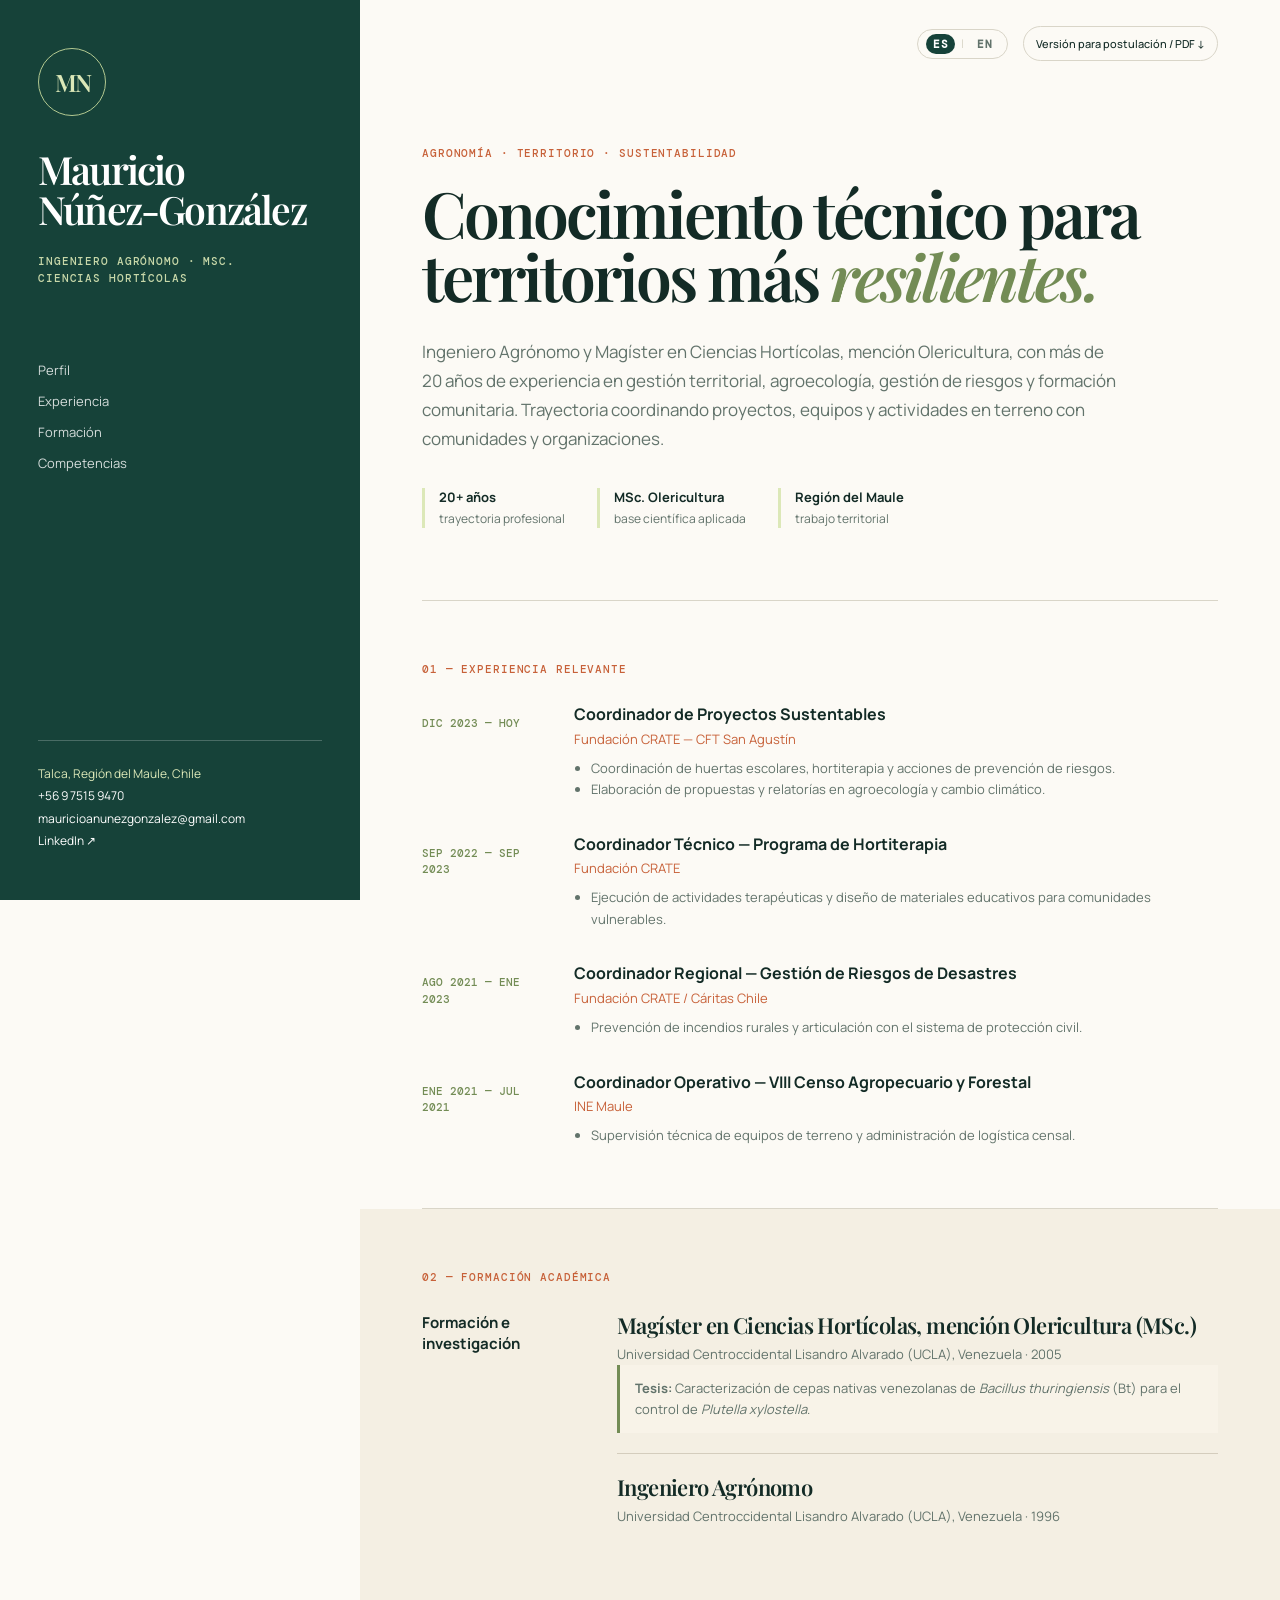
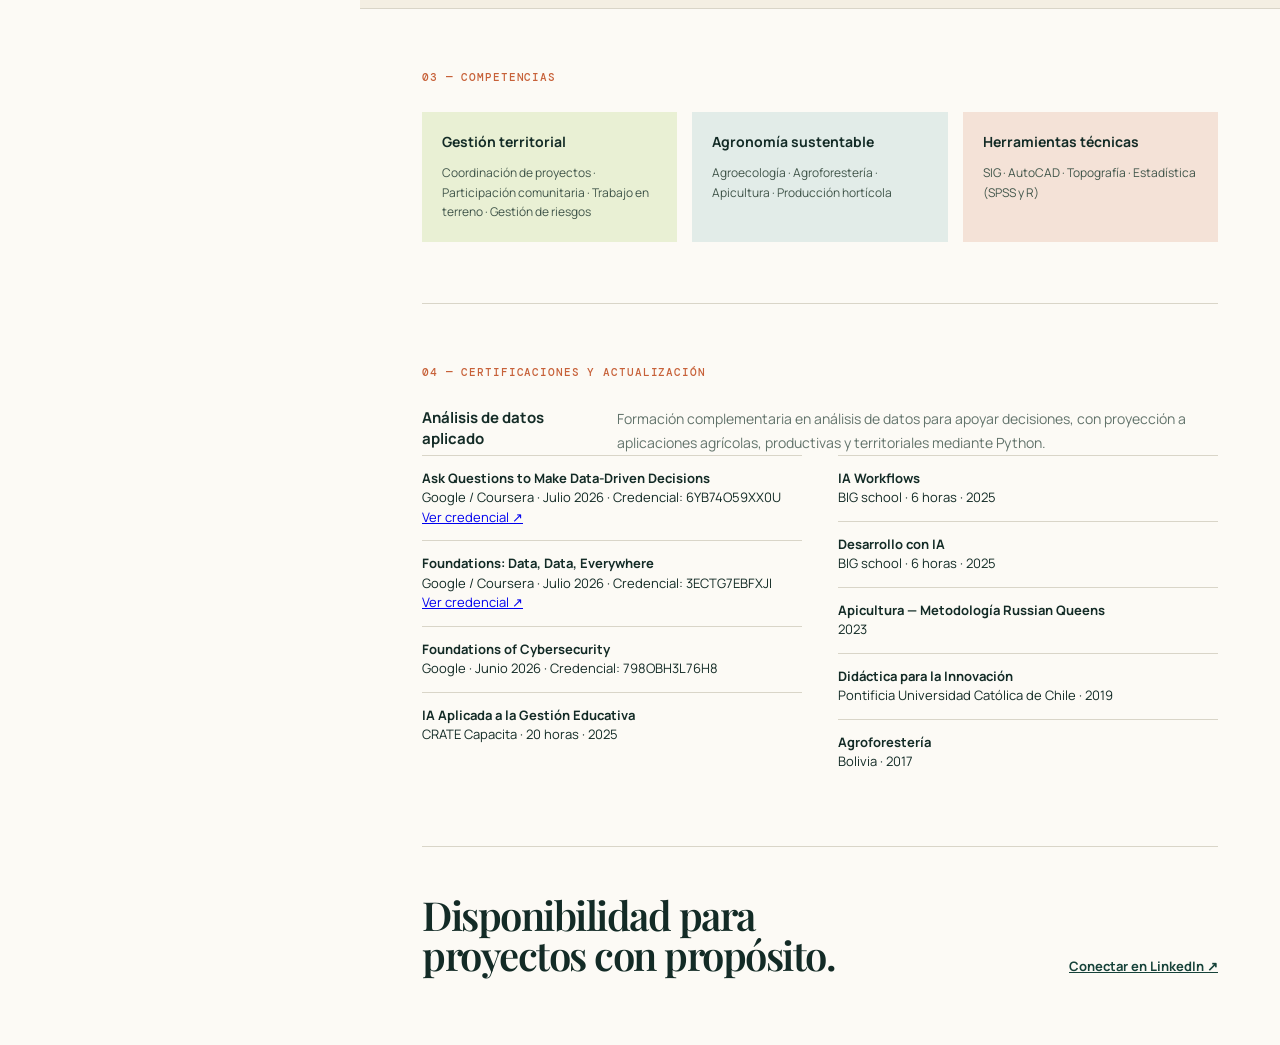
<file: cv-mauricio-sustentabilidad.html>
﻿<!DOCTYPE html>
<html lang="es">
<head>
  <meta charset="UTF-8">
  <meta name="viewport" content="width=device-width, initial-scale=1.0">
  <meta name="description" content="CV de Mauricio Alejandro Núñez González, Ingeniero Agrónomo y Magíster en Ciencias Hortícolas.">
  <title>Mauricio Núñez-González | Agronomía y sustentabilidad</title>
  <link rel="preconnect" href="https://fonts.googleapis.com">
  <link rel="preconnect" href="https://fonts.gstatic.com" crossorigin>
  <link href="https://fonts.googleapis.com/css2?family=DM+Mono:wght@400;500&family=Manrope:wght@400;500;600;700;800&family=Playfair+Display:ital,wght@0,600;0,700;1,600&display=swap" rel="stylesheet">
  <style>
    :root{--ink:#132b26;--forest:#164239;--moss:#738c55;--lime:#dce8b8;--sand:#f4efe3;--paper:#fcfaf5;--clay:#c76139;--muted:#62736b;--line:#d9d5c8}*{box-sizing:border-box}html{scroll-behavior:smooth}body{margin:0;background:var(--paper);color:var(--ink);font-family:Manrope,Arial,sans-serif}.shell{max-width:1280px;margin:auto;display:grid;grid-template-columns:360px 1fr;min-height:100vh}.side{position:sticky;top:0;height:100vh;background:var(--forest);color:#fff;padding:48px 38px;display:flex;flex-direction:column}.monogram{width:68px;height:68px;border:1px solid #b3c991;border-radius:50%;display:grid;place-items:center;color:#dce8b8;font:600 24px 'Playfair Display',serif;letter-spacing:-2px}.side h1{font:600 39px/1.02 'Playfair Display',serif;letter-spacing:-1.8px;margin:34px 0 12px}.side .role{font:500 11px/1.6 'DM Mono',monospace;text-transform:uppercase;letter-spacing:.08em;color:#c8d8a9;max-width:230px}.side nav{display:grid;gap:13px;margin-top:62px}.side nav a{color:#fff;text-decoration:none;font-size:13px;opacity:.82}.side nav a:hover{opacity:1;color:#dce8b8}.contact{margin-top:auto;border-top:1px solid rgba(255,255,255,.22);padding-top:22px;font-size:12px;line-height:1.85;color:#dce8b8}.contact a{color:#fff;text-decoration:none}.main{padding:0 62px 70px}.top{display:flex;justify-content:flex-end;gap:15px;padding:26px 0;align-items:center}.top button{border:1px solid var(--line);background:transparent;color:var(--ink);padding:9px 12px;border-radius:20px;cursor:pointer;font:500 11px Manrope}.lang-switch{display:flex;align-items:center;gap:6px;border:1px solid var(--line);border-radius:20px;padding:4px 8px;background:var(--paper)}.lang-opt{font:600 11px 'DM Mono',monospace;text-transform:uppercase;letter-spacing:.04em;color:var(--muted);text-decoration:none;padding:3px 7px;border-radius:12px;transition:all .15s}.lang-opt:hover{color:var(--forest);background:var(--lime)}.lang-opt.active{color:#fff;background:var(--forest)}.lang-divider{color:var(--line);font-size:12px}.hero{padding:59px 0 72px;border-bottom:1px solid var(--line)}.kicker{font:500 11px 'DM Mono',monospace;text-transform:uppercase;letter-spacing:.08em;color:var(--clay);margin:0 0 22px}.hero h2{font:600 clamp(42px,5vw,74px)/.98 'Playfair Display',serif;letter-spacing:-3px;margin:0;max-width:730px}.hero h2 em{color:var(--moss);font-weight:600}.lead{max-width:700px;font-size:17px;line-height:1.7;color:var(--muted);margin:31px 0 0}.quick{display:flex;gap:32px;flex-wrap:wrap;margin-top:34px}.quick div{padding-left:14px;border-left:3px solid var(--lime)}.quick strong{display:block;font-size:13px}.quick span{font-size:12px;color:var(--muted)}section{padding:61px 0;border-bottom:1px solid var(--line)}.label{font:500 11px 'DM Mono',monospace;text-transform:uppercase;letter-spacing:.08em;color:var(--clay);margin:0 0 28px}.grid{display:grid;grid-template-columns:170px 1fr;gap:25px}.grid h3{font:700 15px Manrope;margin:0}.grid>div>p{font-size:14px;line-height:1.7;color:var(--muted);margin:0}.experience{display:grid;gap:33px}.item{display:grid;grid-template-columns:132px 1fr;gap:20px}.date{font:500 11px/1.5 'DM Mono',monospace;color:var(--moss)}.item h4{font-size:16px;line-height:1.3;margin:0 0 5px}.org{font-size:13px;color:var(--clay);margin:0 0 10px}.item ul{margin:0;padding-left:17px;color:var(--muted);font-size:13px;line-height:1.65}.education{background:var(--sand);margin:0 -62px;padding:61px 62px}.education .grid{grid-template-columns:170px 1fr}.degree{padding:20px 0;border-top:1px solid #d4cdbd}.degree:first-child{padding-top:0;border-top:0}.degree h4{margin:0 0 6px;font:600 22px/1.2 'Playfair Display',serif;letter-spacing:-.6px}.degree p{margin:0;color:var(--muted);font-size:13px;line-height:1.6}.thesis{margin-top:14px;padding:13px 15px;border-left:3px solid var(--moss);font-size:13px;line-height:1.6;color:#40554a;background:#f8f3e8}.skills{display:grid;grid-template-columns:repeat(3,1fr);gap:15px}.skill{background:#e9f0d4;padding:20px;min-height:130px}.skill:nth-child(2){background:#e2ece8}.skill:nth-child(3){background:#f4e2d7}.skill h4{margin:0 0 12px;font-size:14px}.skill p{margin:0;color:#40554a;font-size:12px;line-height:1.65}.certs{columns:2;gap:36px;padding:0;margin:0;list-style:none}.certs li{break-inside:avoid;border-top:1px solid var(--line);padding:13px 0;font-size:13px;line-height:1.5}.certs b{display:block;font-weight:700}.footer{padding-top:48px;display:flex;justify-content:space-between;align-items:flex-end}.footer h2{font:600 40px/1 'Playfair Display',serif;letter-spacing:-1.5px;margin:0}.footer a{color:var(--forest);font-size:13px;font-weight:700}@media(max-width:850px){.shell{display:block}.side{position:relative;height:auto;padding:30px 25px}.side h1{font-size:33px;margin:20px 0 8px}.side nav{display:none}.contact{margin-top:30px}.main{padding:0 24px 45px}.top{padding:17px 0}.hero{padding:40px 0}.hero h2{letter-spacing:-2px}.grid,.item{grid-template-columns:1fr;gap:13px}.education{margin:0 -24px;padding:48px 24px}.education .grid{grid-template-columns:1fr}.skills{grid-template-columns:1fr}.certs{columns:1}.footer{display:block}.footer a{display:block;margin-top:20px}}.print-btn{position:fixed;right:20px;bottom:20px;padding:11px 15px;border:0;border-radius:6px;background:var(--forest);color:#fff;font-weight:bold;cursor:pointer;z-index:999;font-family:Manrope,Arial,sans-serif;font-size:13px;box-shadow:0 2px 10px #132b2640}.print-btn:hover{background:#1d5b49}@media print{.shell{display:block}.side{position:relative;height:auto;padding:26px}.side nav,.top,.print-btn{display:none}.main{padding:0 38px}.education{margin:0 -38px;padding:38px}.hero{padding:35px 0}section{padding:35px 0}.footer{padding-top:25px}}
  </style>
</head>
<body>
  <div class="shell">
    <aside class="side">
      <div class="monogram">MN</div>
      <h1>Mauricio<br>Núñez-González</h1>
      <p class="role">Ingeniero Agrónomo · MSc. Ciencias Hortícolas</p>
      <nav><a href="#perfil">Perfil</a><a href="#experiencia">Experiencia</a><a href="#formacion">Formación</a><a href="#competencias">Competencias</a></nav>
      <div class="contact">Talca, Región del Maule, Chile<br><a href="tel:+56975159470">+56 9 7515 9470</a><br><a href="mailto:mauricioanunezgonzalez@gmail.com">mauricioanunezgonzalez@gmail.com</a><br><a href="https://www.linkedin.com/in/mauricio-a-nu%C3%B1ez-g-82a64b67" target="_blank" rel="noreferrer">LinkedIn ↗</a></div>
    </aside>
    <main class="main">
      <div class="top">
        <div class="lang-switch">
          <a href="index.html" id="lang-es" class="lang-opt">ES</a>
          <span class="lang-divider">|</span>
          <a href="cv-mauricio-sustentabilidad-en.html" id="lang-en" class="lang-opt">EN</a>
        </div>
        <button id="ats-selector" type="button" onclick="window.open(&quot;cv-mauricio-ats-bilingue.html&quot;, &quot;_blank&quot;)">Versión para postulación / PDF ↓</button>
      </div>
      <header class="hero" id="perfil"><p class="kicker">Agronomía · Territorio · Sustentabilidad</p><h2>Conocimiento técnico para territorios más <em>resilientes.</em></h2><p class="lead">Ingeniero Agrónomo y Magíster en Ciencias Hortícolas, mención Olericultura, con más de 20 años de experiencia en gestión territorial, agroecología, gestión de riesgos y formación comunitaria. Trayectoria coordinando proyectos, equipos y actividades en terreno con comunidades y organizaciones.</p><div class="quick"><div><strong>20+ años</strong><span>trayectoria profesional</span></div><div><strong>MSc. Olericultura</strong><span>base científica aplicada</span></div><div><strong>Región del Maule</strong><span>trabajo territorial</span></div></div></header>
      <section id="experiencia"><p class="label">01 — Experiencia relevante</p><div class="experience"><article class="item"><p class="date">DIC 2023 — HOY</p><div><h4>Coordinador de Proyectos Sustentables</h4><p class="org">Fundación CRATE — CFT San Agustín</p><ul><li>Coordinación de huertas escolares, hortiterapia y acciones de prevención de riesgos.</li><li>Elaboración de propuestas y relatorías en agroecología y cambio climático.</li></ul></div></article><article class="item"><p class="date">SEP 2022 — SEP 2023</p><div><h4>Coordinador Técnico — Programa de Hortiterapia</h4><p class="org">Fundación CRATE</p><ul><li>Ejecución de actividades terapéuticas y diseño de materiales educativos para comunidades vulnerables.</li></ul></div></article><article class="item"><p class="date">AGO 2021 — ENE 2023</p><div><h4>Coordinador Regional — Gestión de Riesgos de Desastres</h4><p class="org">Fundación CRATE / Cáritas Chile</p><ul><li>Prevención de incendios rurales y articulación con el sistema de protección civil.</li></ul></div></article><article class="item"><p class="date">ENE 2021 — JUL 2021</p><div><h4>Coordinador Operativo — VIII Censo Agropecuario y Forestal</h4><p class="org">INE Maule</p><ul><li>Supervisión técnica de equipos de terreno y administración de logística censal.</li></ul></div></article></div></section>
      <section class="education" id="formacion"><p class="label">02 — Formación académica</p><div class="grid"><h3>Formación e investigación</h3><div><article class="degree"><h4>Magíster en Ciencias Hortícolas, mención Olericultura (MSc.)</h4><p>Universidad Centroccidental Lisandro Alvarado (UCLA), Venezuela · 2005</p><p class="thesis"><b>Tesis:</b> Caracterización de cepas nativas venezolanas de <i>Bacillus thuringiensis</i> (Bt) para el control de <i>Plutella xylostella</i>.</p></article><article class="degree"><h4>Ingeniero Agrónomo</h4><p>Universidad Centroccidental Lisandro Alvarado (UCLA), Venezuela · 1996</p></article></div></div></section>
      <section id="competencias"><p class="label">03 — Competencias</p><div class="skills"><div class="skill"><h4>Gestión territorial</h4><p>Coordinación de proyectos · Participación comunitaria · Trabajo en terreno · Gestión de riesgos</p></div><div class="skill"><h4>Agronomía sustentable</h4><p>Agroecología · Agroforestería · Apicultura · Producción hortícola</p></div><div class="skill"><h4>Herramientas técnicas</h4><p>SIG · AutoCAD · Topografía · Estadística (SPSS y R)</p></div></div></section>
      <section><p class="label">04 — Certificaciones y actualización</p><div class="grid"><h3>Análisis de datos aplicado</h3><div><p>Formación complementaria en análisis de datos para apoyar decisiones, con proyección a aplicaciones agrícolas, productivas y territoriales mediante Python.</p></div></div><ul class="certs"><li><b>Ask Questions to Make Data-Driven Decisions</b>Google / Coursera · Julio 2026 · Credencial: 6YB74O59XX0U<br><a href="https://www.coursera.org/account/accomplishments/records/6YB74O59XX0U" target="_blank" rel="noreferrer">Ver credencial ↗</a></li><li><b>Foundations: Data, Data, Everywhere</b>Google / Coursera · Julio 2026 · Credencial: 3ECTG7EBFXJI<br><a href="https://www.coursera.org/account/accomplishments/records/3ECTG7EBFXJI" target="_blank" rel="noreferrer">Ver credencial ↗</a></li><li><b>Foundations of Cybersecurity</b>Google · Junio 2026 · Credencial: 798OBH3L76H8</li><li><b>IA Aplicada a la Gestión Educativa</b>CRATE Capacita · 20 horas · 2025</li><li><b>IA Workflows</b>BIG school · 6 horas · 2025</li><li><b>Desarrollo con IA</b>BIG school · 6 horas · 2025</li><li><b>Apicultura — Metodología Russian Queens</b>2023</li><li><b>Didáctica para la Innovación</b>Pontificia Universidad Católica de Chile · 2019</li><li><b>Agroforestería</b>Bolivia · 2017</li></ul></section>
      <footer class="footer"><h2>Disponibilidad para<br>proyectos con propósito.</h2><a href="https://www.linkedin.com/in/mauricio-a-nu%C3%B1ez-g-82a64b67" target="_blank" rel="noreferrer">Conectar en LinkedIn ↗</a></footer>
    </main>
  </div>
  <script type="module" src="script.js"></script>
</body>
</html>
</file>
